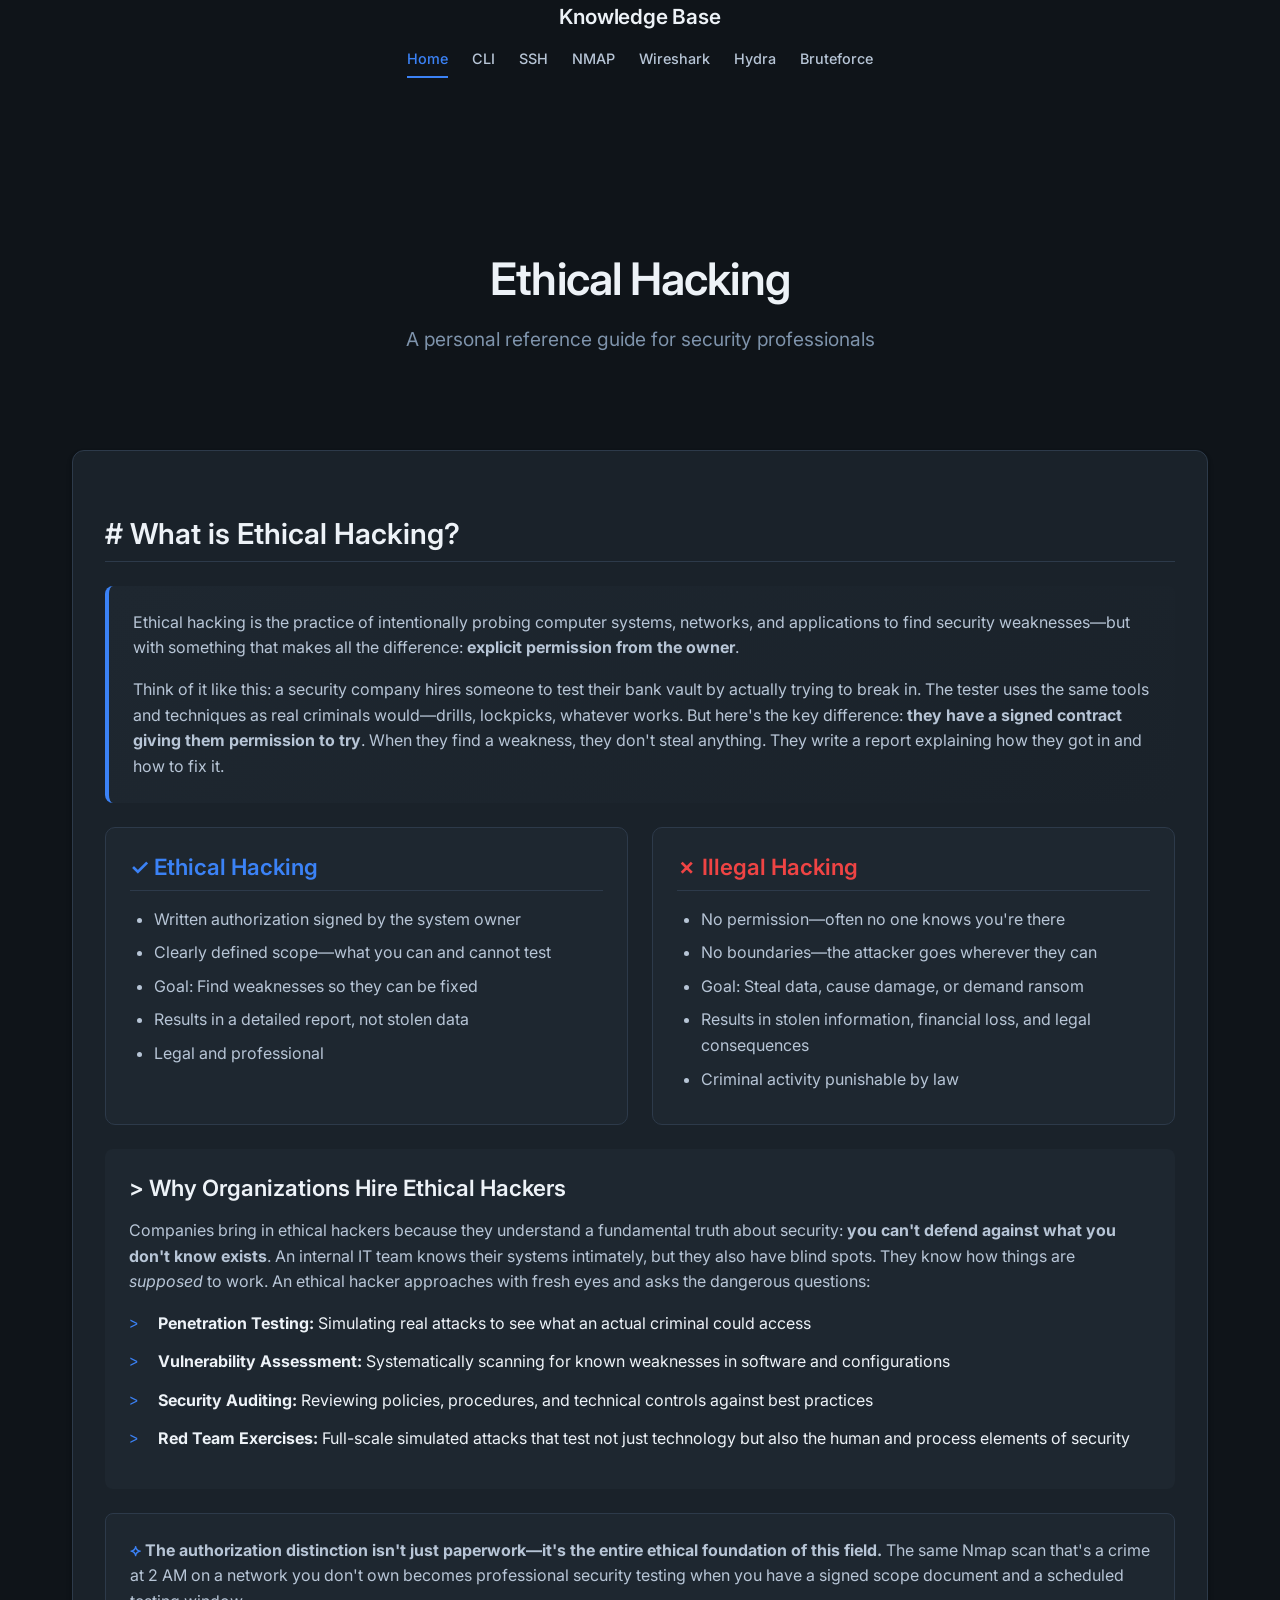
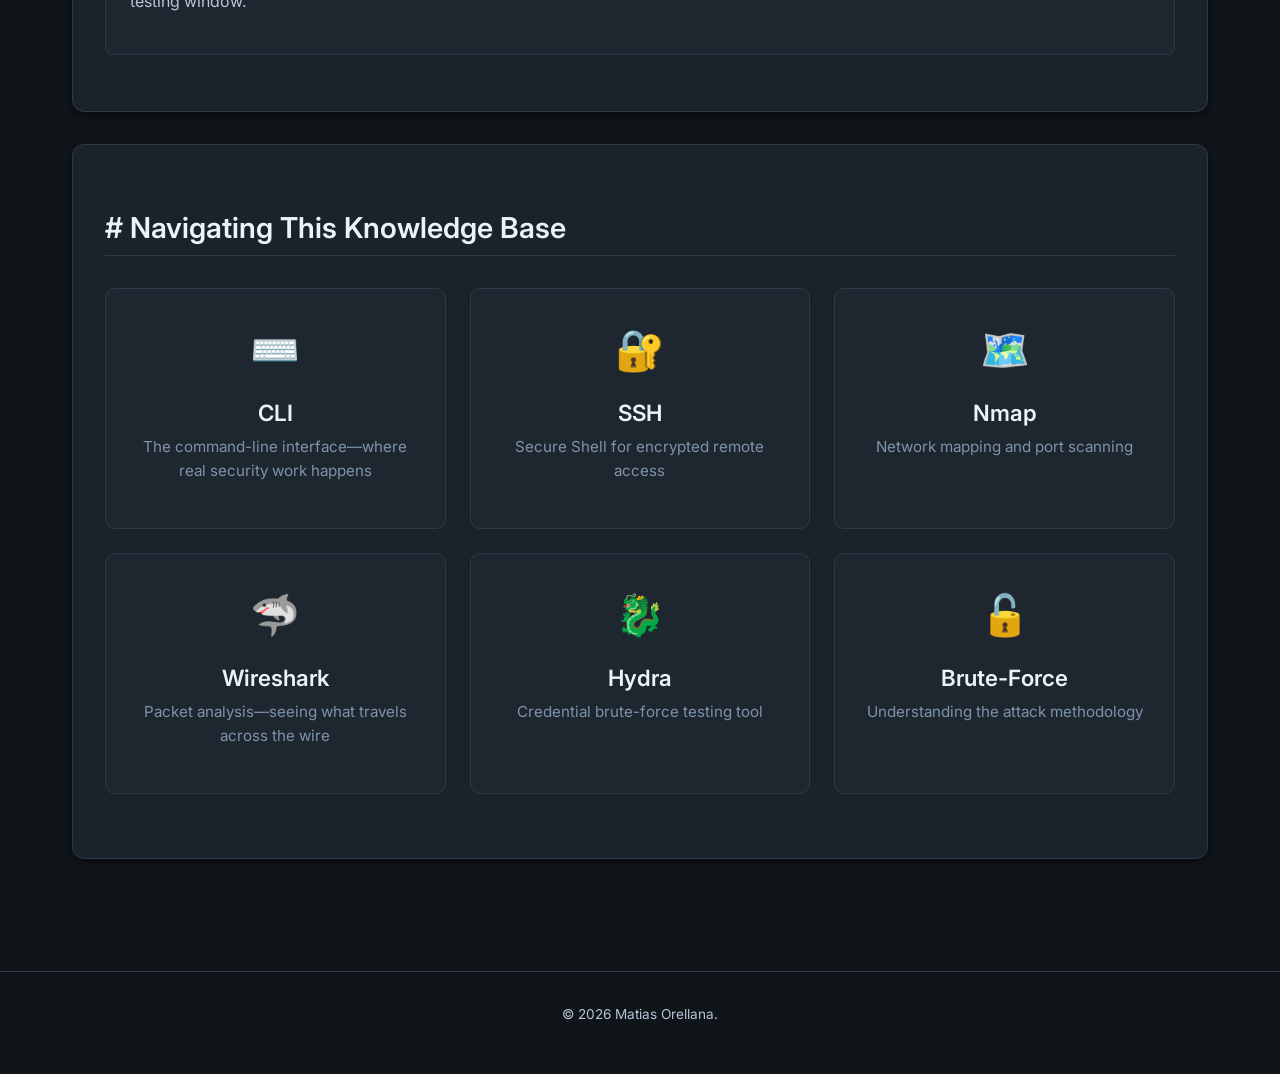
<file: index.html>
<!DOCTYPE html>
<html lang="en">
<head>
    <meta charset="UTF-8">
    <meta name="viewport" content="width=device-width, initial-scale=1.0">
    <title>Ethical Hacking</title>
    <link rel="stylesheet" href="style.css">
    <link rel="preconnect" href="https://fonts.googleapis.com">
    <link rel="preconnect" href="https://fonts.gstatic.com" crossorigin>
    <link href="https://fonts.googleapis.com/css2?family=JetBrains+Mono:wght@400;700&family=Inter:wght@400;500;600&display=swap" rel="stylesheet">
</head>
<body>
    <div class="terminal-overlay"></div>
    
    <header>
        <div class="nav-brand">
              Knowledge Base
        </div>
            <ul class="nav-menu">
                <li><a href="index.html" class="nav-link active">Home</a></li>
                <li><a href="cli.html" class="nav-link">CLI</a></li>
                <li><a href="ssh.html" class="nav-link">SSH</a></li>
                <li><a href="nmap.html" class="nav-link">NMAP</a></li>
                <li><a href="wireshark.html" class="nav-link">Wireshark</a></li>
                <li><a href="hydra.html" class="nav-link">Hydra</a></li>
                <li><a href="bruteforce.html" class="nav-link">Bruteforce</a></li>
            </ul>
        </nav>
    </header>

    <main class="container">
        <section class="hero">
            <div class="typewriter-container">
                <h1 class="typewriter" id="typewriterText"></h1>
                <span class="cursor">█</span>
            </div>
            <p class="hero-subtitle">A personal reference guide for security professionals</p>
        </section>

        <section class="content-card">
            <h2><span class="section-marker">#</span> What is Ethical Hacking?</h2>
            
            <div class="definition-box">
                <p>Ethical hacking is the practice of intentionally probing computer systems, networks, and applications to find security weaknesses—but with something that makes all the difference: <strong>explicit permission from the owner</strong>.</p>
                
                <p>Think of it like this: a security company hires someone to test their bank vault by actually trying to break in. The tester uses the same tools and techniques as real criminals would—drills, lockpicks, whatever works. But here's the key difference: <strong>they have a signed contract giving them permission to try</strong>. When they find a weakness, they don't steal anything. They write a report explaining how they got in and how to fix it.</p>
            </div>

            <div class="comparison-grid">
                <div class="comparison-card ethical">
                    <h3>✓ Ethical Hacking</h3>
                    <ul>
                        <li>Written authorization signed by the system owner</li>
                        <li>Clearly defined scope—what you can and cannot test</li>
                        <li>Goal: Find weaknesses so they can be fixed</li>
                        <li>Results in a detailed report, not stolen data</li>
                        <li>Legal and professional</li>
                    </ul>
                </div>
                
                <div class="comparison-card illegal">
                    <h3>✗ Illegal Hacking</h3>
                    <ul>
                        <li>No permission—often no one knows you're there</li>
                        <li>No boundaries—the attacker goes wherever they can</li>
                        <li>Goal: Steal data, cause damage, or demand ransom</li>
                        <li>Results in stolen information, financial loss, and legal consequences</li>
                        <li>Criminal activity punishable by law</li>
                    </ul>
                </div>
            </div>

            <div class="info-block">
                <h3><span class="section-marker">></span> Why Organizations Hire Ethical Hackers</h3>
                <p>Companies bring in ethical hackers because they understand a fundamental truth about security: <strong>you can't defend against what you don't know exists</strong>. An internal IT team knows their systems intimately, but they also have blind spots. They know how things are <em>supposed</em> to work. An ethical hacker approaches with fresh eyes and asks the dangerous questions:</p>
                
                <ul class="feature-list">
                    <li><strong>Penetration Testing:</strong> Simulating real attacks to see what an actual criminal could access</li>
                    <li><strong>Vulnerability Assessment:</strong> Systematically scanning for known weaknesses in software and configurations</li>
                    <li><strong>Security Auditing:</strong> Reviewing policies, procedures, and technical controls against best practices</li>
                    <li><strong>Red Team Exercises:</strong> Full-scale simulated attacks that test not just technology but also the human and process elements of security</li>
                </ul>
            </div>

            <div class="highlight-box">
                <p><span class="accent">⟡</span> <strong>The authorization distinction isn't just paperwork—it's the entire ethical foundation of this field.</strong> The same Nmap scan that's a crime at 2 AM on a network you don't own becomes professional security testing when you have a signed scope document and a scheduled testing window.</p>
            </div>
        </section>

        <section class="content-card">
            <h2><span class="section-marker">#</span> Navigating This Knowledge Base</h2>
            
            <div class="nav-grid">
                <a href="cli.html" class="nav-card">
                    <span class="nav-card-icon">⌨️</span>
                    <h3>CLI</h3>
                    <p>The command-line interface—where real security work happens</p>
                </a>
                <a href="ssh.html" class="nav-card">
                    <span class="nav-card-icon">🔐</span>
                    <h3>SSH</h3>
                    <p>Secure Shell for encrypted remote access</p>
                </a>
                <a href="nmap.html" class="nav-card">
                    <span class="nav-card-icon">🗺️</span>
                    <h3>Nmap</h3>
                    <p>Network mapping and port scanning</p>
                </a>
                <a href="wireshark.html" class="nav-card">
                    <span class="nav-card-icon">🦈</span>
                    <h3>Wireshark</h3>
                    <p>Packet analysis—seeing what travels across the wire</p>
                </a>
                <a href="hydra.html" class="nav-card">
                    <span class="nav-card-icon">🐉</span>
                    <h3>Hydra</h3>
                    <p>Credential brute-force testing tool</p>
                </a>
                <a href="bruteforce.html" class="nav-card">
                    <span class="nav-card-icon">🔓</span>
                    <h3>Brute-Force</h3>
                    <p>Understanding the attack methodology</p>
                </a>
            </div>
        </section>
    </main>

<footer>
    <p>© 2026 Matias Orellana.</p>
</footer>

    <script src="script.js"></script>
</body>
</html>
</file>
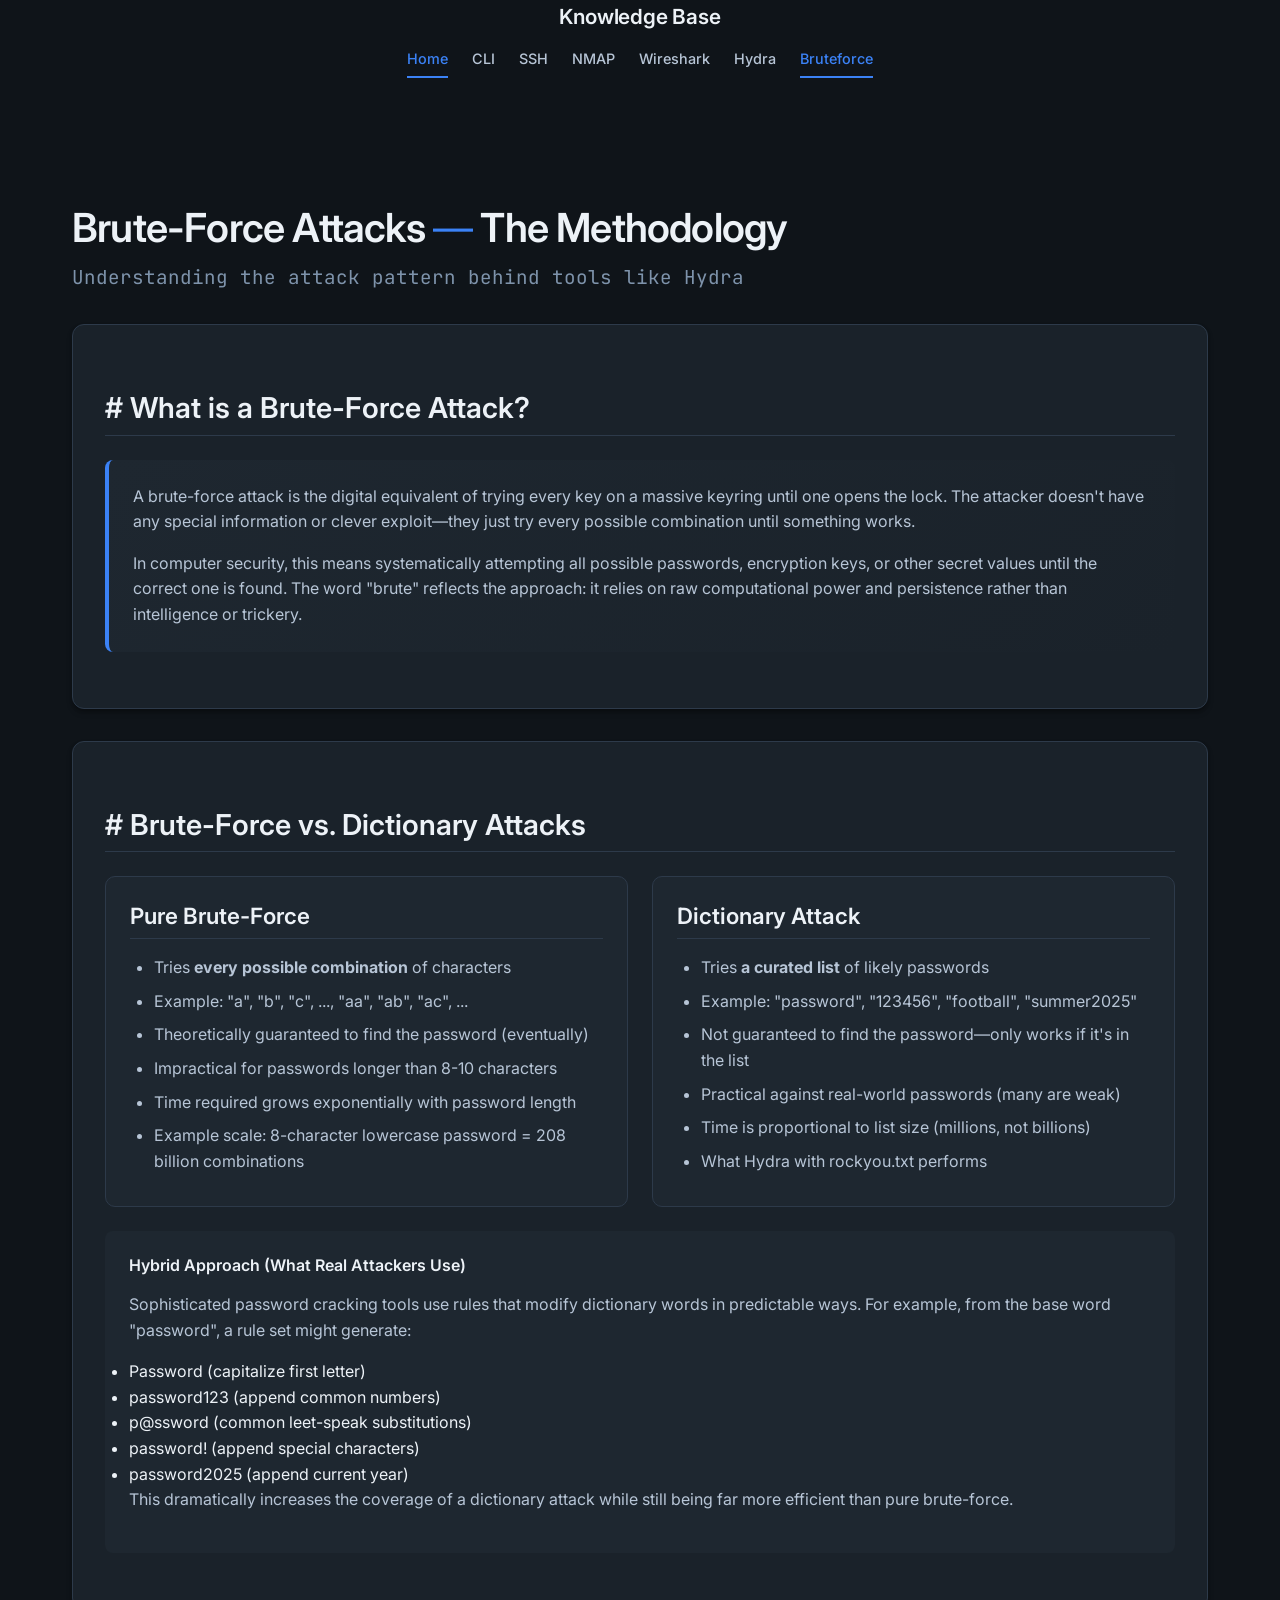
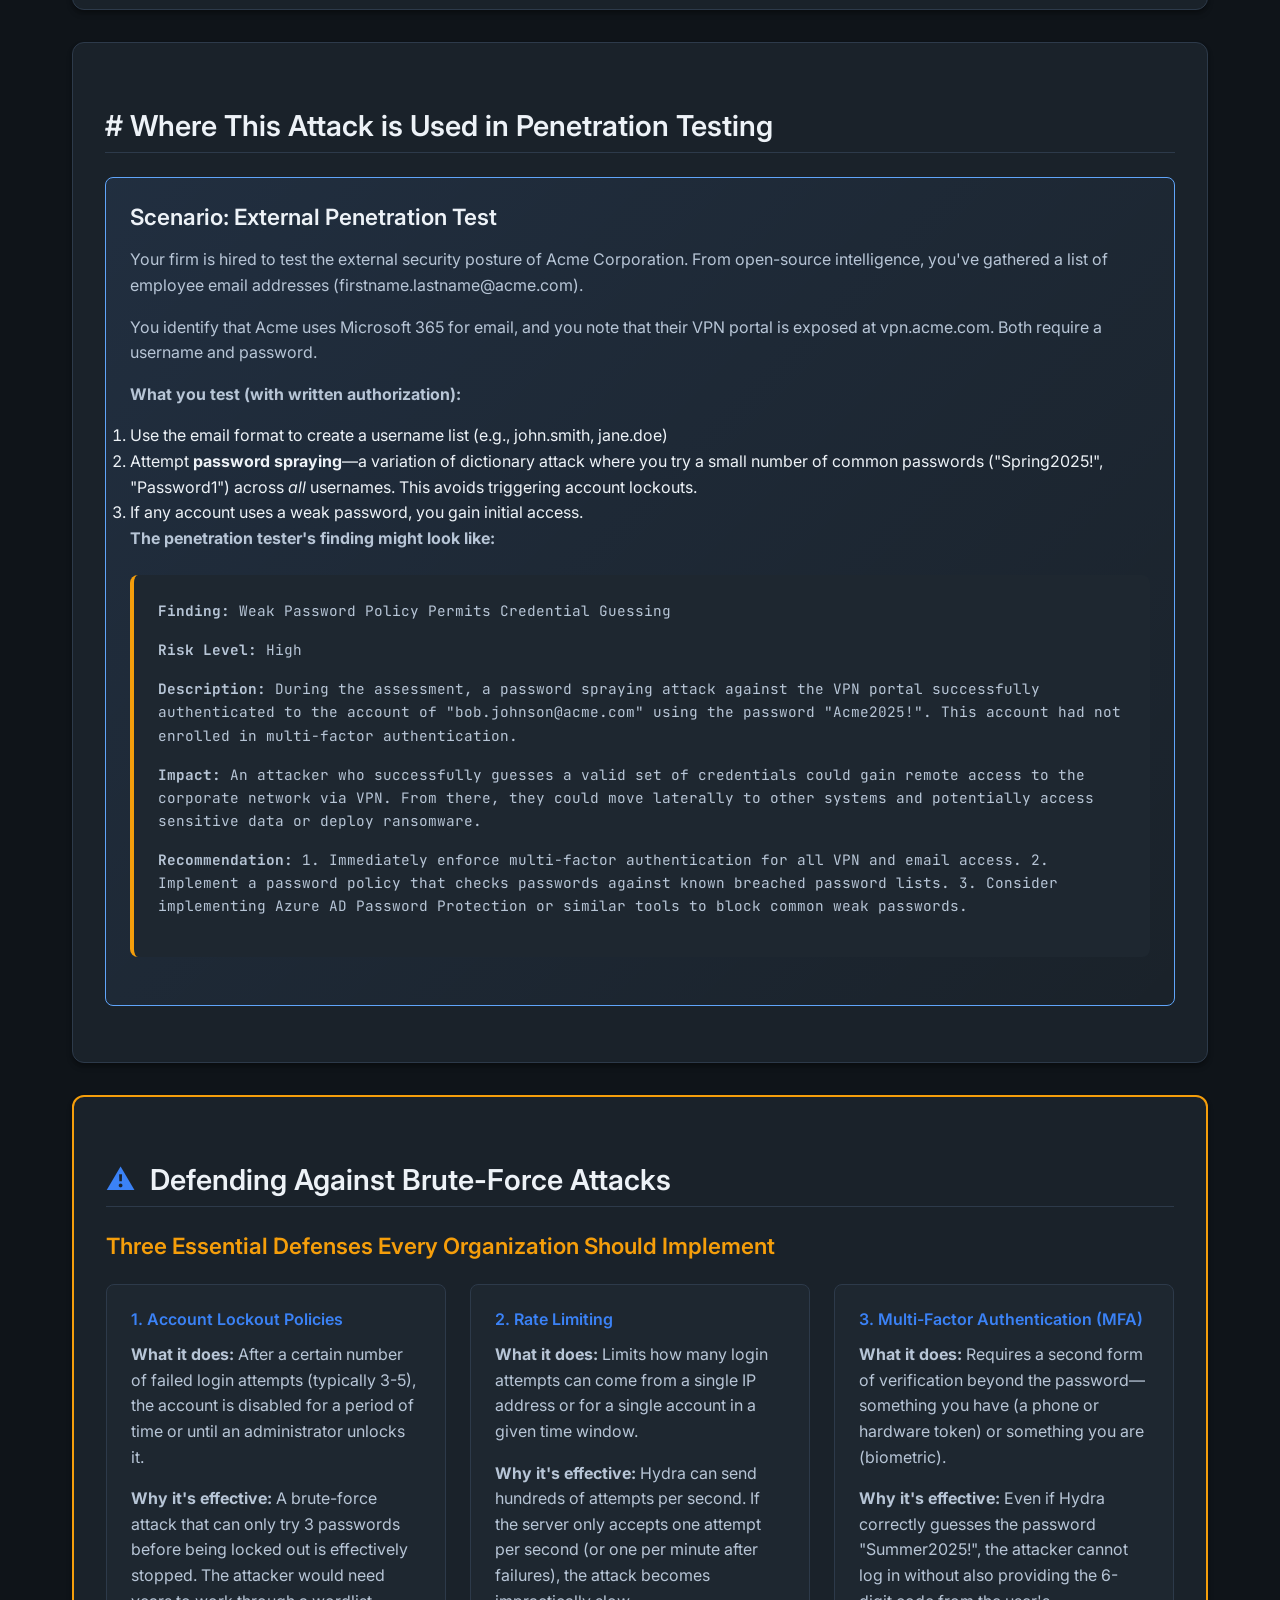
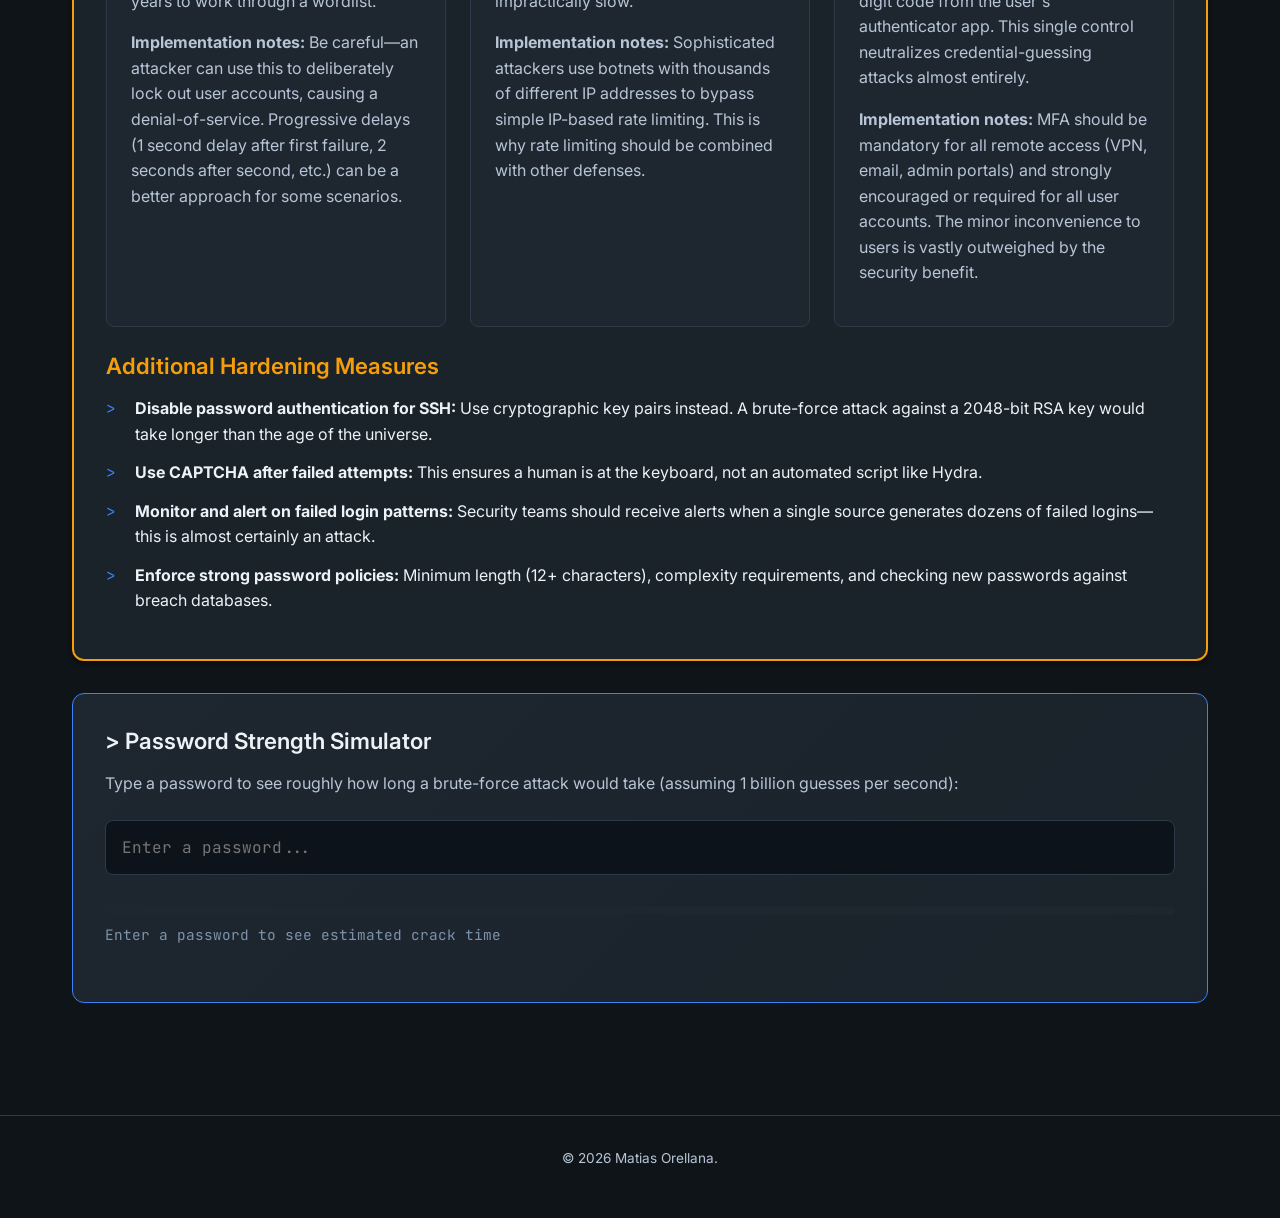
<file: bruteforce.html>
<!DOCTYPE html>
<html lang="en">
<head>
    <meta charset="UTF-8">
    <meta name="viewport" content="width=device-width, initial-scale=1.0">
    <title>Brute-Force Attacks - Ethical Hacking KB</title>
    <link rel="stylesheet" href="style.css">
    <link href="https://fonts.googleapis.com/css2?family=JetBrains+Mono:wght@400;700&family=Inter:wght@400;500;600&display=swap" rel="stylesheet">
</head>
<body>
    <div class="terminal-overlay"></div>
    
    <header>
        <div class="nav-brand">
              Knowledge Base
        </div>
            <ul class="nav-menu">
                <li><a href="index.html" class="nav-link active">Home</a></li>
                <li><a href="cli.html" class="nav-link">CLI</a></li>
                <li><a href="ssh.html" class="nav-link">SSH</a></li>
                <li><a href="nmap.html" class="nav-link">NMAP</a></li>
                <li><a href="wireshark.html" class="nav-link">Wireshark</a></li>
                <li><a href="hydra.html" class="nav-link">Hydra</a></li>
                <li><a href="bruteforce.html" class="nav-link">Bruteforce</a></li>
            </ul>
        </nav>
    </header>

    <main class="container">
        <div class="page-header">
           <h1>Brute-Force Attacks <span class="header-dash">—</span> The Methodology</h1>
            <p class="page-description">Understanding the attack pattern behind tools like Hydra</p>
        </div>

        <section class="content-card">
            <h2><span class="section-marker">#</span> What is a Brute-Force Attack?</h2>
            
            <div class="definition-box">
                <p>A brute-force attack is the digital equivalent of trying every key on a massive keyring until one opens the lock. The attacker doesn't have any special information or clever exploit—they just try every possible combination until something works.</p>
                
                <p>In computer security, this means systematically attempting all possible passwords, encryption keys, or other secret values until the correct one is found. The word "brute" reflects the approach: it relies on raw computational power and persistence rather than intelligence or trickery.</p>
            </div>
        </section>

        <section class="content-card">
            <h2><span class="section-marker">#</span> Brute-Force vs. Dictionary Attacks</h2>
            
            <div class="comparison-grid">
                <div class="comparison-card">
                    <h3>Pure Brute-Force</h3>
                    <ul>
                        <li>Tries <strong>every possible combination</strong> of characters</li>
                        <li>Example: "a", "b", "c", ..., "aa", "ab", "ac", ...</li>
                        <li>Theoretically guaranteed to find the password (eventually)</li>
                        <li>Impractical for passwords longer than 8-10 characters</li>
                        <li>Time required grows exponentially with password length</li>
                        <li>Example scale: 8-character lowercase password = 208 billion combinations</li>
                    </ul>
                </div>
                
                <div class="comparison-card">
                    <h3>Dictionary Attack</h3>
                    <ul>
                        <li>Tries <strong>a curated list</strong> of likely passwords</li>
                        <li>Example: "password", "123456", "football", "summer2025"</li>
                        <li>Not guaranteed to find the password—only works if it's in the list</li>
                        <li>Practical against real-world passwords (many are weak)</li>
                        <li>Time is proportional to list size (millions, not billions)</li>
                        <li>What Hydra with rockyou.txt performs</li>
                    </ul>
                </div>
            </div>
            
            <div class="info-block">
                <h4>Hybrid Approach (What Real Attackers Use)</h4>
                <p>Sophisticated password cracking tools use rules that modify dictionary words in predictable ways. For example, from the base word "password", a rule set might generate:</p>
                <ul>
                    <li>Password (capitalize first letter)</li>
                    <li>password123 (append common numbers)</li>
                    <li>p@ssword (common leet-speak substitutions)</li>
                    <li>password! (append special characters)</li>
                    <li>password2025 (append current year)</li>
                </ul>
                <p>This dramatically increases the coverage of a dictionary attack while still being far more efficient than pure brute-force.</p>
            </div>
        </section>

        <section class="content-card">
            <h2><span class="section-marker">#</span> Where This Attack is Used in Penetration Testing</h2>
            
            <div class="scenario-box">
                <h3>Scenario: External Penetration Test</h3>
                <p>Your firm is hired to test the external security posture of Acme Corporation. From open-source intelligence, you've gathered a list of employee email addresses (firstname.lastname@acme.com).</p>
                
                <p>You identify that Acme uses Microsoft 365 for email, and you note that their VPN portal is exposed at vpn.acme.com. Both require a username and password.</p>
                
                <p><strong>What you test (with written authorization):</strong></p>
                <ol>
                    <li>Use the email format to create a username list (e.g., john.smith, jane.doe)</li>
                    <li>Attempt <strong>password spraying</strong>—a variation of dictionary attack where you try a small number of common passwords ("Spring2025!", "Password1") across <em>all</em> usernames. This avoids triggering account lockouts.</li>
                    <li>If any account uses a weak password, you gain initial access.</li>
                </ol>
                
                <p><strong>The penetration tester's finding might look like:</strong></p>
                <div class="finding-report">
                    <p><strong>Finding:</strong> Weak Password Policy Permits Credential Guessing</p>
                    <p><strong>Risk Level:</strong> High</p>
                    <p><strong>Description:</strong> During the assessment, a password spraying attack against the VPN portal successfully authenticated to the account of "bob.johnson@acme.com" using the password "Acme2025!". This account had not enrolled in multi-factor authentication.</p>
                    <p><strong>Impact:</strong> An attacker who successfully guesses a valid set of credentials could gain remote access to the corporate network via VPN. From there, they could move laterally to other systems and potentially access sensitive data or deploy ransomware.</p>
                    <p><strong>Recommendation:</strong> 1. Immediately enforce multi-factor authentication for all VPN and email access. 2. Implement a password policy that checks passwords against known breached password lists. 3. Consider implementing Azure AD Password Protection or similar tools to block common weak passwords.</p>
                </div>
            </div>
        </section>

        <section class="content-card ethics-section">
            <h2><span class="section-marker warning">⚠</span> Defending Against Brute-Force Attacks</h2>
            
            <div class="ethics-content">
                <h3>Three Essential Defenses Every Organization Should Implement</h3>
                
                <div class="defense-grid">
                    <div class="defense-card">
                        <h4>1. Account Lockout Policies</h4>
                        <p><strong>What it does:</strong> After a certain number of failed login attempts (typically 3-5), the account is disabled for a period of time or until an administrator unlocks it.</p>
                        <p><strong>Why it's effective:</strong> A brute-force attack that can only try 3 passwords before being locked out is effectively stopped. The attacker would need years to work through a wordlist.</p>
                        <p><strong>Implementation notes:</strong> Be careful—an attacker can use this to deliberately lock out user accounts, causing a denial-of-service. Progressive delays (1 second delay after first failure, 2 seconds after second, etc.) can be a better approach for some scenarios.</p>
                    </div>
                    
                    <div class="defense-card">
                        <h4>2. Rate Limiting</h4>
                        <p><strong>What it does:</strong> Limits how many login attempts can come from a single IP address or for a single account in a given time window.</p>
                        <p><strong>Why it's effective:</strong> Hydra can send hundreds of attempts per second. If the server only accepts one attempt per second (or one per minute after failures), the attack becomes impractically slow.</p>
                        <p><strong>Implementation notes:</strong> Sophisticated attackers use botnets with thousands of different IP addresses to bypass simple IP-based rate limiting. This is why rate limiting should be combined with other defenses.</p>
                    </div>
                    
                    <div class="defense-card">
                        <h4>3. Multi-Factor Authentication (MFA)</h4>
                        <p><strong>What it does:</strong> Requires a second form of verification beyond the password—something you have (a phone or hardware token) or something you are (biometric).</p>
                        <p><strong>Why it's effective:</strong> Even if Hydra correctly guesses the password "Summer2025!", the attacker cannot log in without also providing the 6-digit code from the user's authenticator app. This single control neutralizes credential-guessing attacks almost entirely.</p>
                        <p><strong>Implementation notes:</strong> MFA should be mandatory for all remote access (VPN, email, admin portals) and strongly encouraged or required for all user accounts. The minor inconvenience to users is vastly outweighed by the security benefit.</p>
                    </div>
                </div>
                
                <h3>Additional Hardening Measures</h3>
                <ul class="feature-list">
                    <li><strong>Disable password authentication for SSH:</strong> Use cryptographic key pairs instead. A brute-force attack against a 2048-bit RSA key would take longer than the age of the universe.</li>
                    <li><strong>Use CAPTCHA after failed attempts:</strong> This ensures a human is at the keyboard, not an automated script like Hydra.</li>
                    <li><strong>Monitor and alert on failed login patterns:</strong> Security teams should receive alerts when a single source generates dozens of failed logins—this is almost certainly an attack.</li>
                    <li><strong>Enforce strong password policies:</strong> Minimum length (12+ characters), complexity requirements, and checking new passwords against breach databases.</li>
                </ul>
            </div>
        </section>

        <div class="interactive-section">
            <h3><span class="section-marker">></span> Password Strength Simulator</h3>
            <p>Type a password to see roughly how long a brute-force attack would take (assuming 1 billion guesses per second):</p>
            
            <div class="password-simulator">
                <input type="text" id="passwordInput" placeholder="Enter a password..." class="password-input">
                <div id="strengthResult" class="strength-result">
                    <div class="strength-bar">
                        <div id="strengthFill" class="strength-fill"></div>
                    </div>
                    <p id="strengthText">Enter a password to see estimated crack time</p>
                </div>
            </div>
        </div>
    </main>

   <footer>
    <p>© 2026 Matias Orellana.</p>
</footer>

    <script src="script.js"></script>
</body>
</html>
</file>
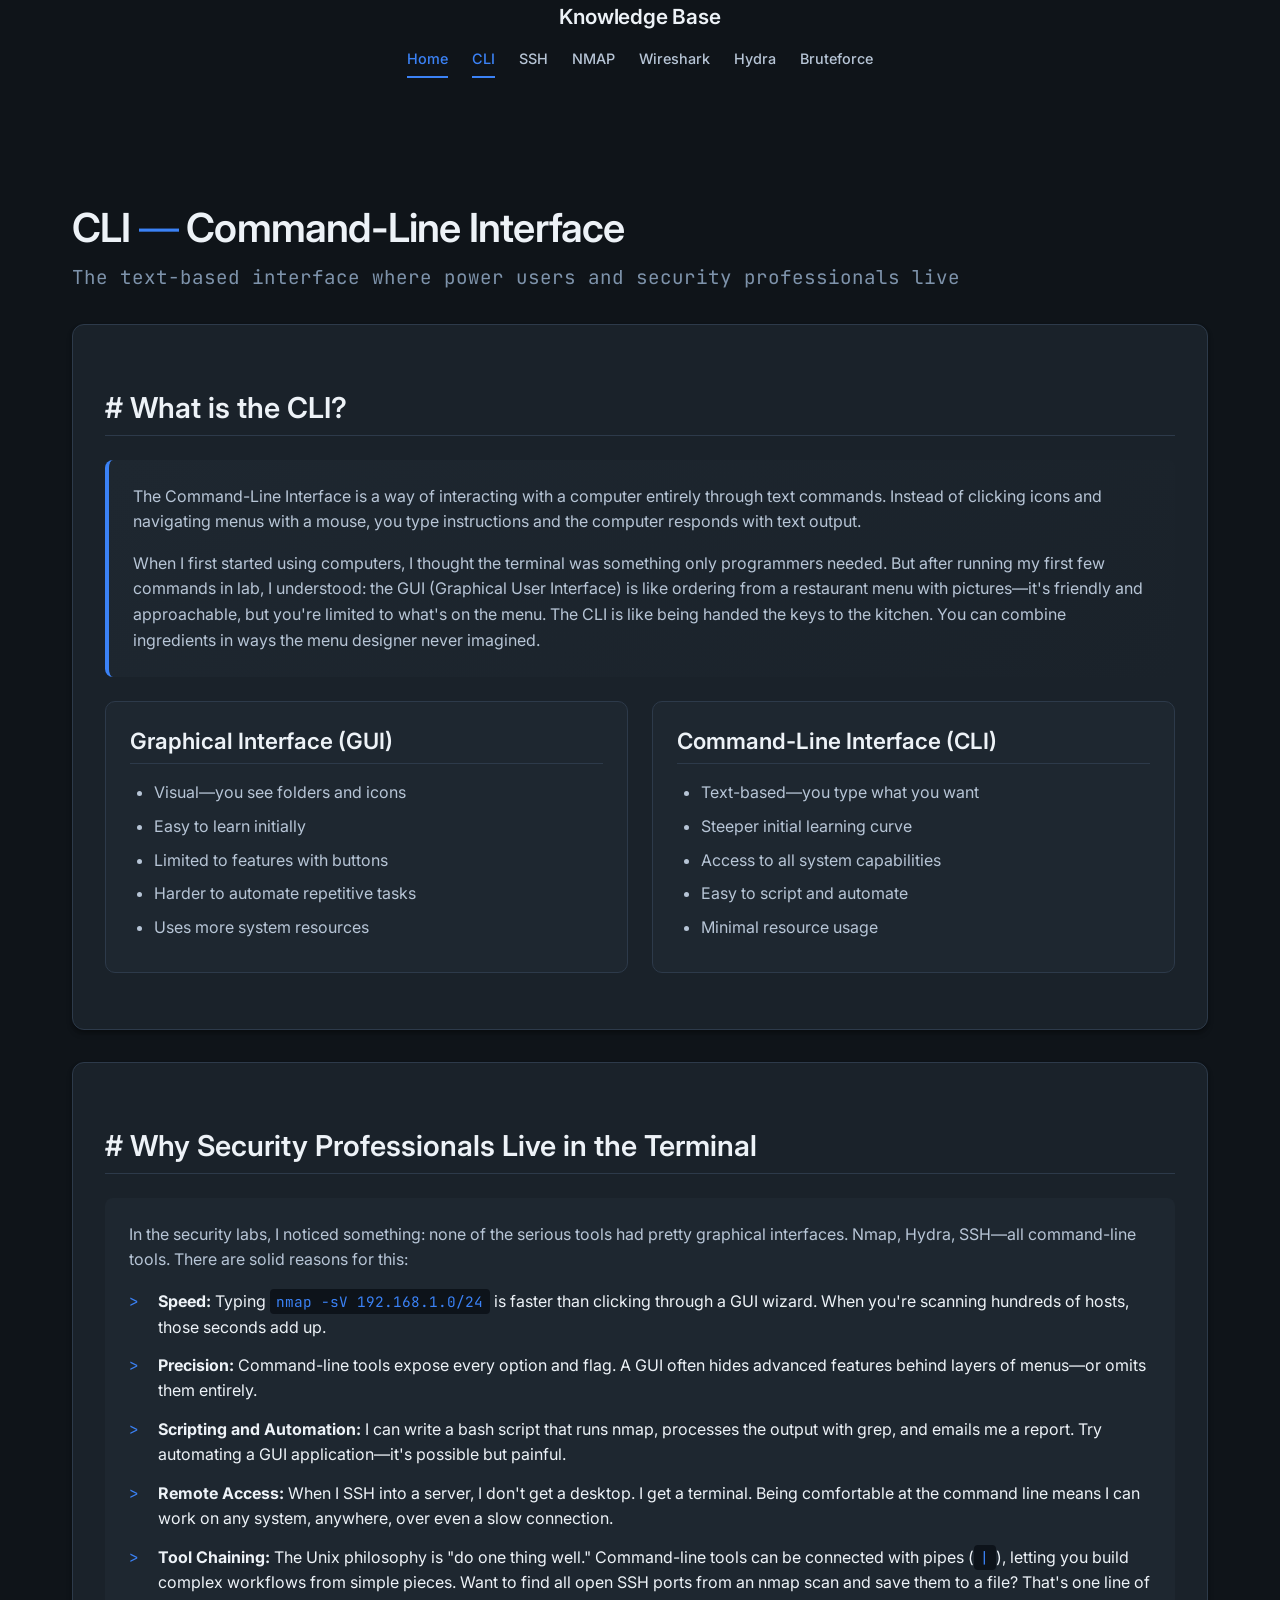
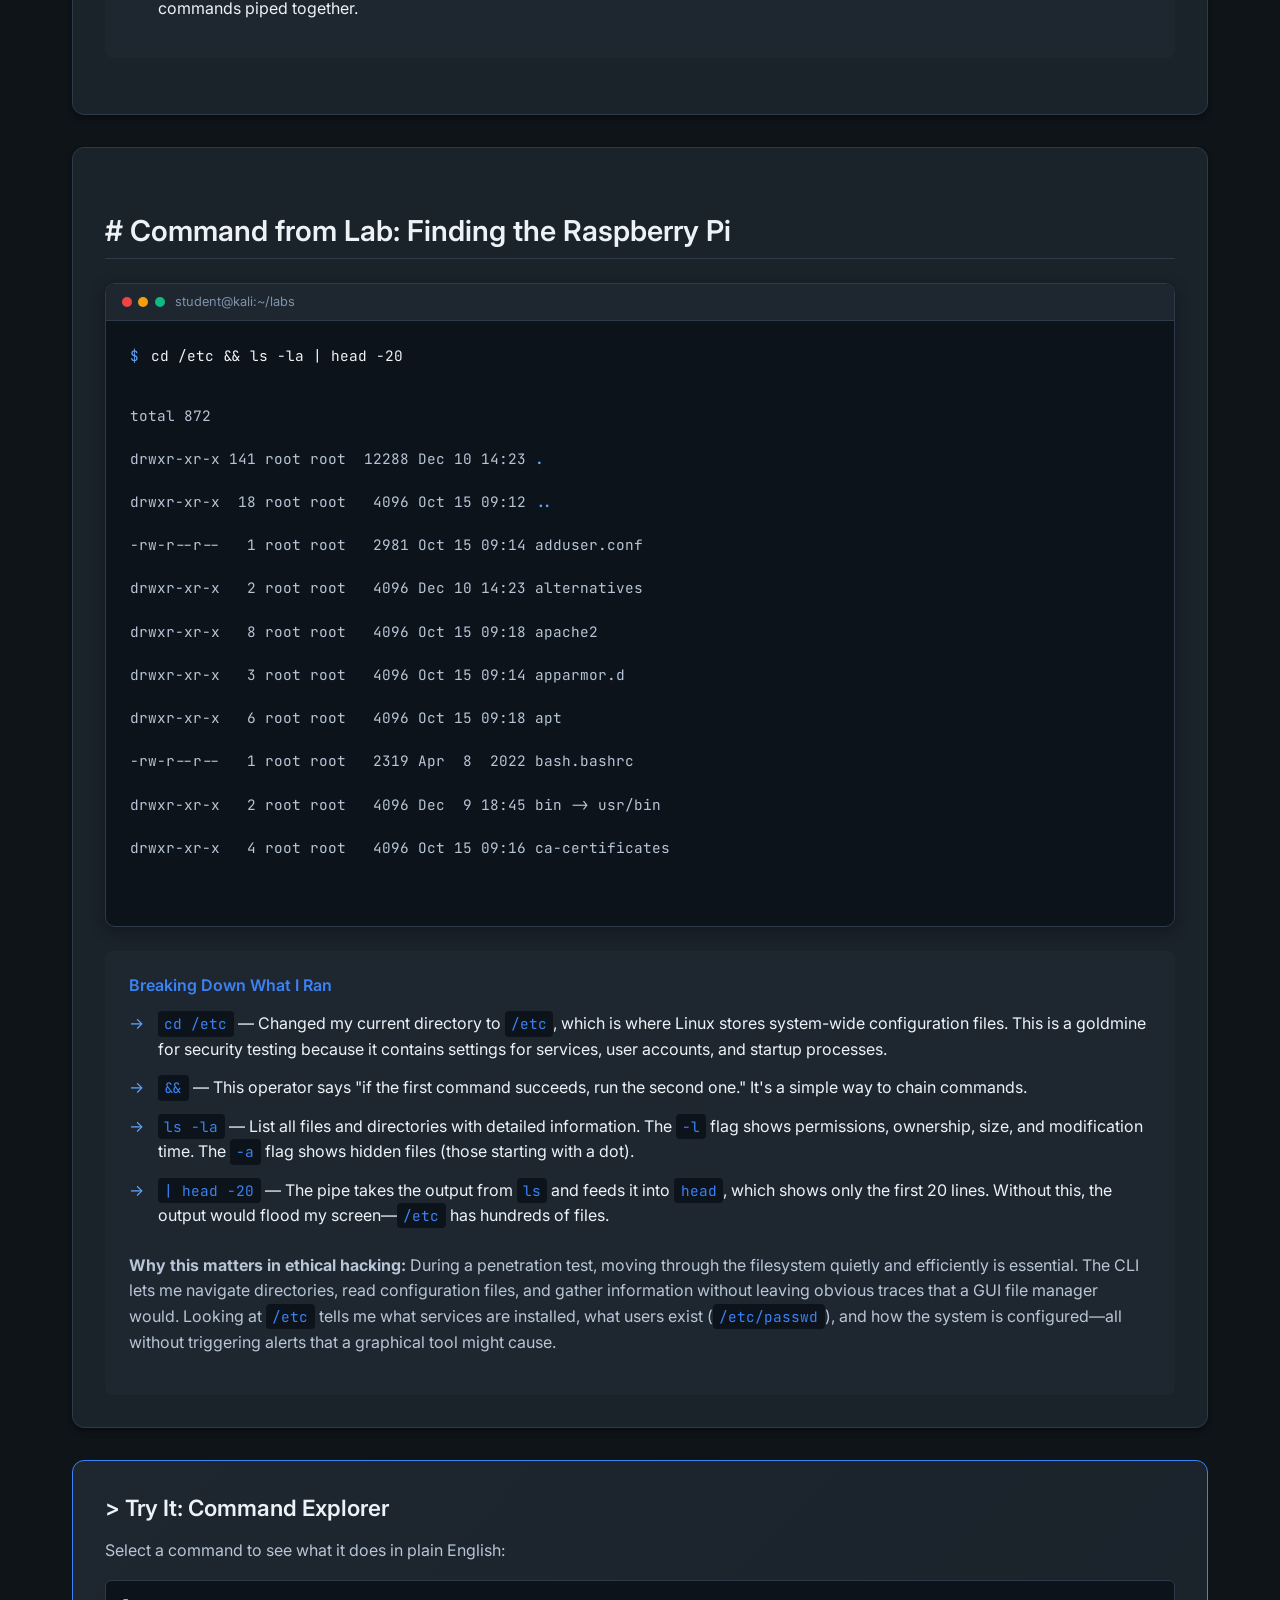
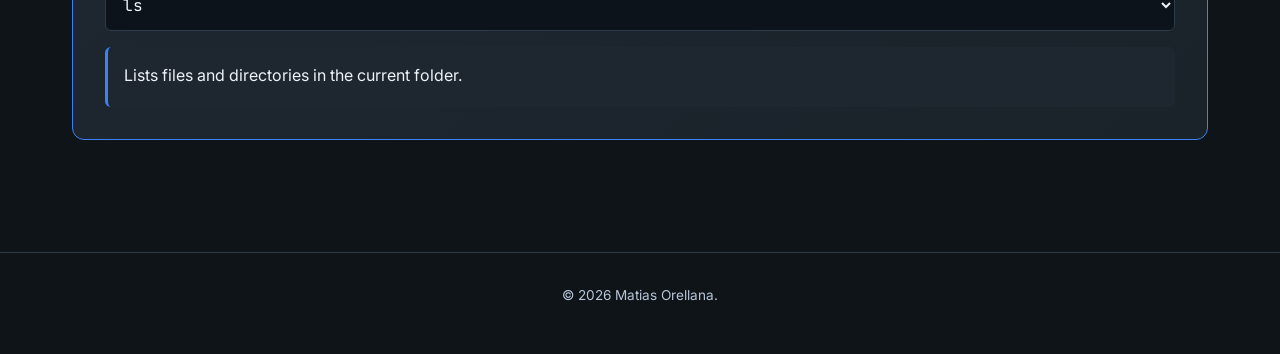
<file: cli.html>
<!DOCTYPE html>
<html lang="en">
<head>
    <meta charset="UTF-8">
    <meta name="viewport" content="width=device-width, initial-scale=1.0">
    <title>CLI - Ethical Hacking KB</title>
    <link rel="stylesheet" href="style.css">
    <link href="https://fonts.googleapis.com/css2?family=JetBrains+Mono:wght@400;700&family=Inter:wght@400;500;600&display=swap" rel="stylesheet">
</head>
<body>
    <div class="terminal-overlay"></div>
    
    <header>
        <div class="nav-brand">
              Knowledge Base
        </div>
            <ul class="nav-menu">
                <li><a href="index.html" class="nav-link active">Home</a></li>
                <li><a href="cli.html" class="nav-link">CLI</a></li>
                <li><a href="ssh.html" class="nav-link">SSH</a></li>
                <li><a href="nmap.html" class="nav-link">NMAP</a></li>
                <li><a href="wireshark.html" class="nav-link">Wireshark</a></li>
                <li><a href="hydra.html" class="nav-link">Hydra</a></li>
                <li><a href="bruteforce.html" class="nav-link">Bruteforce</a></li>
            </ul>
        </nav>
    </header>

    <main class="container">
        <div class="page-header">
            <h1>CLI <span class="header-dash">—</span> Command-Line Interface</h1>
            <p class="page-description">The text-based interface where power users and security professionals live</p>
        </div>

        <section class="content-card">
            <h2><span class="section-marker">#</span> What is the CLI?</h2>
            
            <div class="definition-box">
                <p>The Command-Line Interface is a way of interacting with a computer entirely through text commands. Instead of clicking icons and navigating menus with a mouse, you type instructions and the computer responds with text output.</p>
                
                <p>When I first started using computers, I thought the terminal was something only programmers needed. But after running my first few commands in lab, I understood: the GUI (Graphical User Interface) is like ordering from a restaurant menu with pictures—it's friendly and approachable, but you're limited to what's on the menu. The CLI is like being handed the keys to the kitchen. You can combine ingredients in ways the menu designer never imagined.</p>
            </div>

            <div class="comparison-grid">
                <div class="comparison-card">
                    <h3>Graphical Interface (GUI)</h3>
                    <ul>
                        <li>Visual—you see folders and icons</li>
                        <li>Easy to learn initially</li>
                        <li>Limited to features with buttons</li>
                        <li>Harder to automate repetitive tasks</li>
                        <li>Uses more system resources</li>
                    </ul>
                </div>
                
                <div class="comparison-card">
                    <h3>Command-Line Interface (CLI)</h3>
                    <ul>
                        <li>Text-based—you type what you want</li>
                        <li>Steeper initial learning curve</li>
                        <li>Access to all system capabilities</li>
                        <li>Easy to script and automate</li>
                        <li>Minimal resource usage</li>
                    </ul>
                </div>
            </div>
        </section>

        <section class="content-card">
            <h2><span class="section-marker">#</span> Why Security Professionals Live in the Terminal</h2>
            
            <div class="info-block">
                <p>In the security labs, I noticed something: none of the serious tools had pretty graphical interfaces. Nmap, Hydra, SSH—all command-line tools. There are solid reasons for this:</p>
                
                <ul class="feature-list">
                    <li><strong>Speed:</strong> Typing <code>nmap -sV 192.168.1.0/24</code> is faster than clicking through a GUI wizard. When you're scanning hundreds of hosts, those seconds add up.</li>
                    <li><strong>Precision:</strong> Command-line tools expose every option and flag. A GUI often hides advanced features behind layers of menus—or omits them entirely.</li>
                    <li><strong>Scripting and Automation:</strong> I can write a bash script that runs nmap, processes the output with grep, and emails me a report. Try automating a GUI application—it's possible but painful.</li>
                    <li><strong>Remote Access:</strong> When I SSH into a server, I don't get a desktop. I get a terminal. Being comfortable at the command line means I can work on any system, anywhere, over even a slow connection.</li>
                    <li><strong>Tool Chaining:</strong> The Unix philosophy is "do one thing well." Command-line tools can be connected with pipes (<code>|</code>), letting you build complex workflows from simple pieces. Want to find all open SSH ports from an nmap scan and save them to a file? That's one line of commands piped together.</li>
                </ul>
            </div>
        </section>

        <section class="content-card">
            <h2><span class="section-marker">#</span> Command from Lab: Finding the Raspberry Pi</h2>
            
            <div class="terminal-window">
                <div class="terminal-header">
                    <span class="terminal-dot red"></span>
                    <span class="terminal-dot yellow"></span>
                    <span class="terminal-dot green"></span>
                    <span class="terminal-title">student@kali:~/labs</span>
                </div>
                <div class="terminal-body">
                    <div class="command-line">
                        <span class="prompt">$</span> 
                        <span class="command-text">cd /etc && ls -la | head -20</span>
                    </div>
                    <div class="command-output">
total 872<br>
drwxr-xr-x 141 root root  12288 Dec 10 14:23 <span class="output-highlight">.</span><br>
drwxr-xr-x  18 root root   4096 Oct 15 09:12 <span class="output-highlight">..</span><br>
-rw-r--r--   1 root root   2981 Oct 15 09:14 adduser.conf<br>
drwxr-xr-x   2 root root   4096 Dec 10 14:23 alternatives<br>
drwxr-xr-x   8 root root   4096 Oct 15 09:18 apache2<br>
drwxr-xr-x   3 root root   4096 Oct 15 09:14 apparmor.d<br>
drwxr-xr-x   6 root root   4096 Oct 15 09:18 apt<br>
-rw-r--r--   1 root root   2319 Apr  8  2022 bash.bashrc<br>
drwxr-xr-x   2 root root   4096 Dec  9 18:45 bin -> usr/bin<br>
drwxr-xr-x   4 root root   4096 Oct 15 09:16 ca-certificates<br>
                    </div>
                </div>
            </div>

            <div class="explanation-box">
                <h4>Breaking Down What I Ran</h4>
                <ul class="command-breakdown">
                    <li><code>cd /etc</code> — Changed my current directory to <code>/etc</code>, which is where Linux stores system-wide configuration files. This is a goldmine for security testing because it contains settings for services, user accounts, and startup processes.</li>
                    <li><code>&&</code> — This operator says "if the first command succeeds, run the second one." It's a simple way to chain commands.</li>
                    <li><code>ls -la</code> — List all files and directories with detailed information. The <code>-l</code> flag shows permissions, ownership, size, and modification time. The <code>-a</code> flag shows hidden files (those starting with a dot).</li>
                    <li><code>| head -20</code> — The pipe takes the output from <code>ls</code> and feeds it into <code>head</code>, which shows only the first 20 lines. Without this, the output would flood my screen—<code>/etc</code> has hundreds of files.</li>
                </ul>
                
                <p><strong>Why this matters in ethical hacking:</strong> During a penetration test, moving through the filesystem quietly and efficiently is essential. The CLI lets me navigate directories, read configuration files, and gather information without leaving obvious traces that a GUI file manager would. Looking at <code>/etc</code> tells me what services are installed, what users exist (<code>/etc/passwd</code>), and how the system is configured—all without triggering alerts that a graphical tool might cause.</p>
            </div>
        </section>

        <div class="interactive-section">
            <h3><span class="section-marker">></span> Try It: Command Explorer</h3>
            <p>Select a command to see what it does in plain English:</p>
            
            <div class="command-builder">
                <select id="commandSelect" class="command-select">
                    <option value="ls">ls</option>
                    <option value="ls -la">ls -la</option>
                    <option value="cd /var/log">cd /var/log</option>
                    <option value="cat /etc/passwd">cat /etc/passwd</option>
                    <option value="grep -r 'password' .">grep -r 'password' .</option>
                    <option value="ps aux">ps aux</option>
                </select>
                <div id="commandExplanation" class="command-explanation">
                    Lists files and directories in the current folder.
                </div>
            </div>
        </div>
    </main>

<footer>
    <p>© 2026 Matias Orellana.</p>
</footer>

    <script src="script.js"></script>
</body>
</html>
</file>
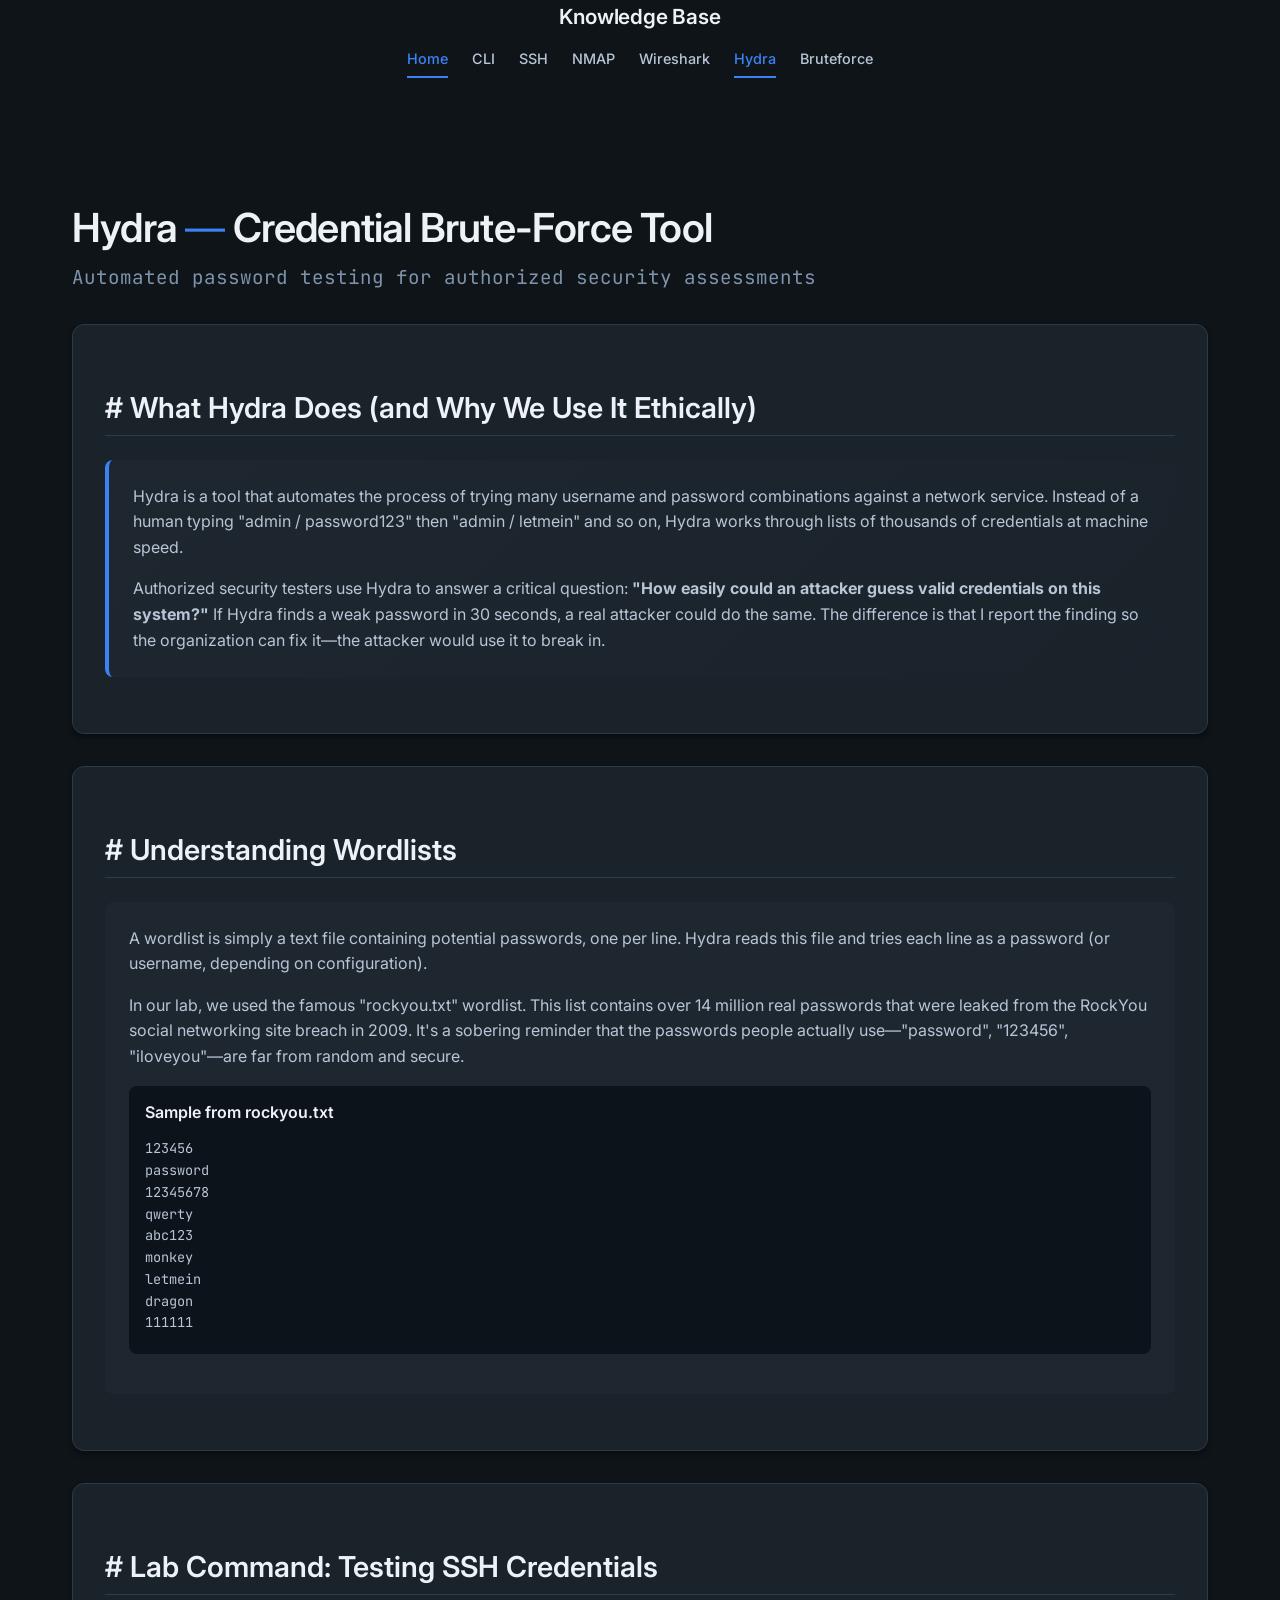
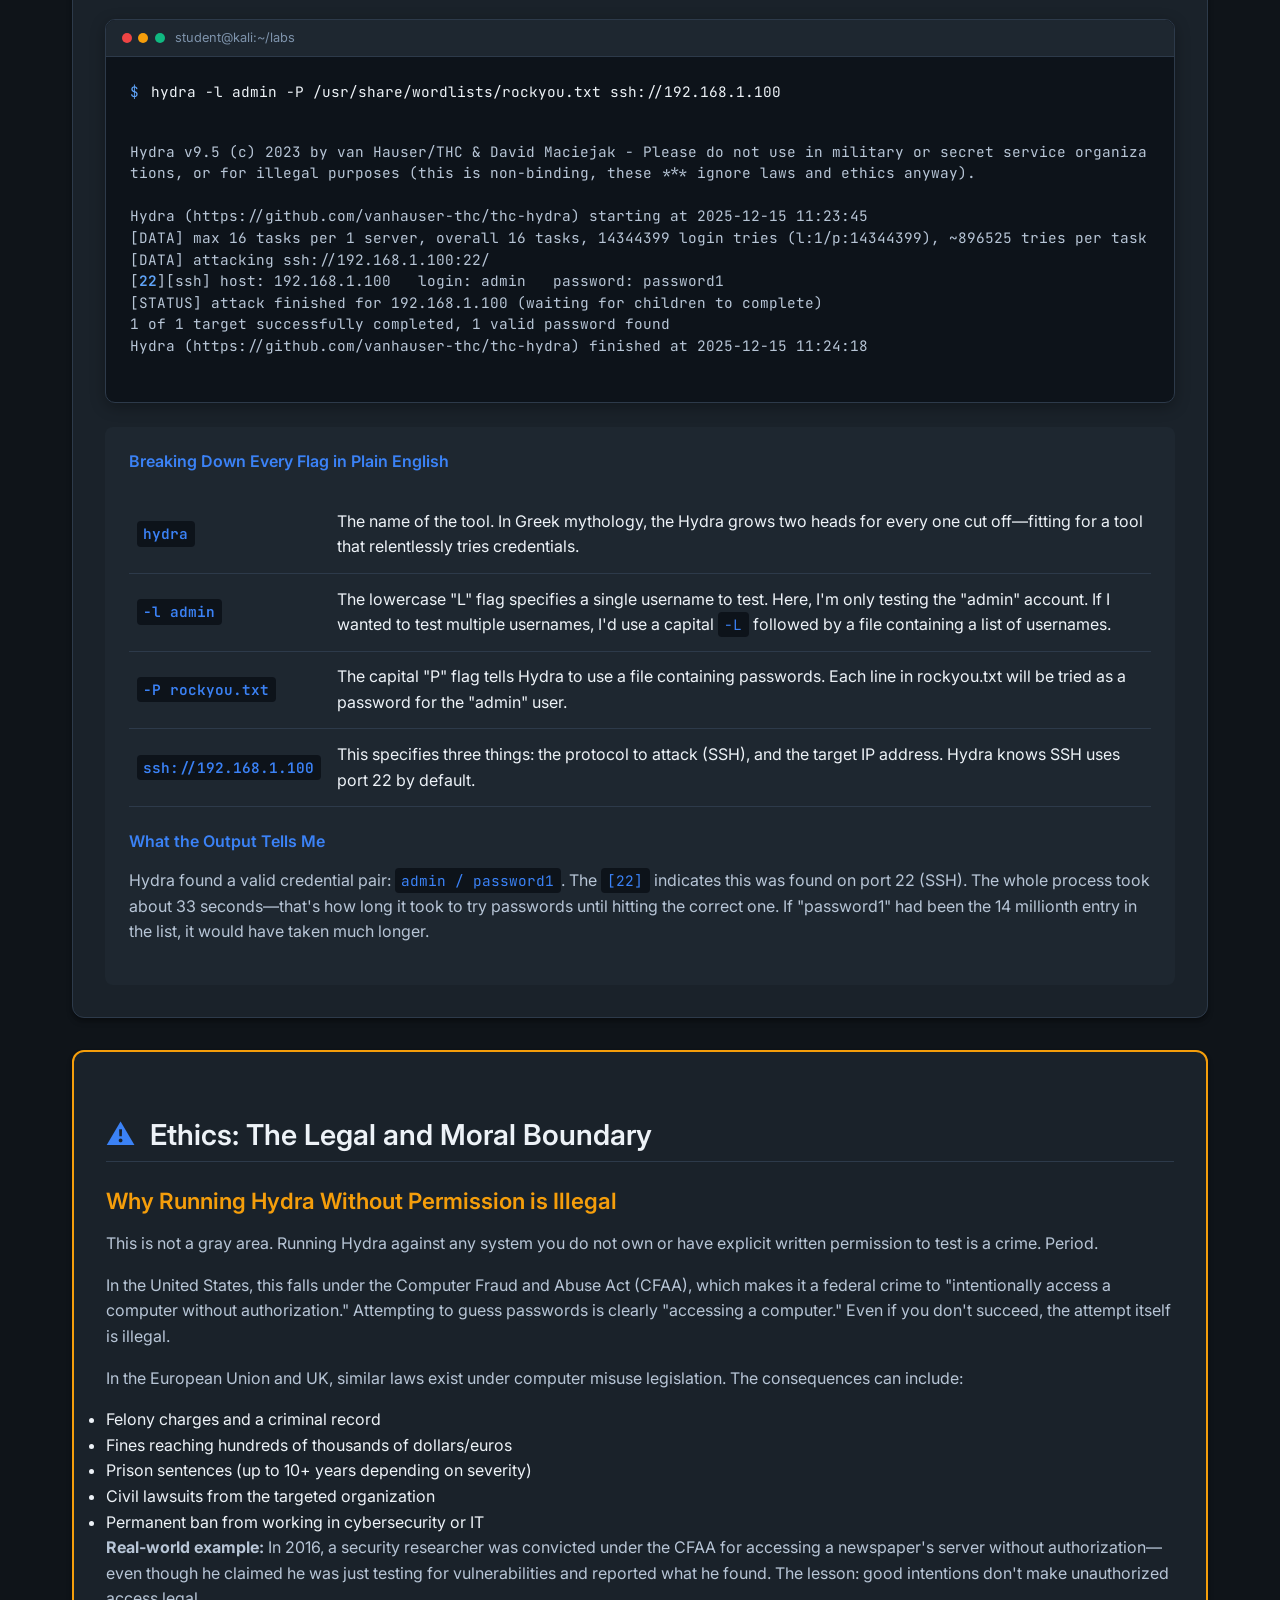
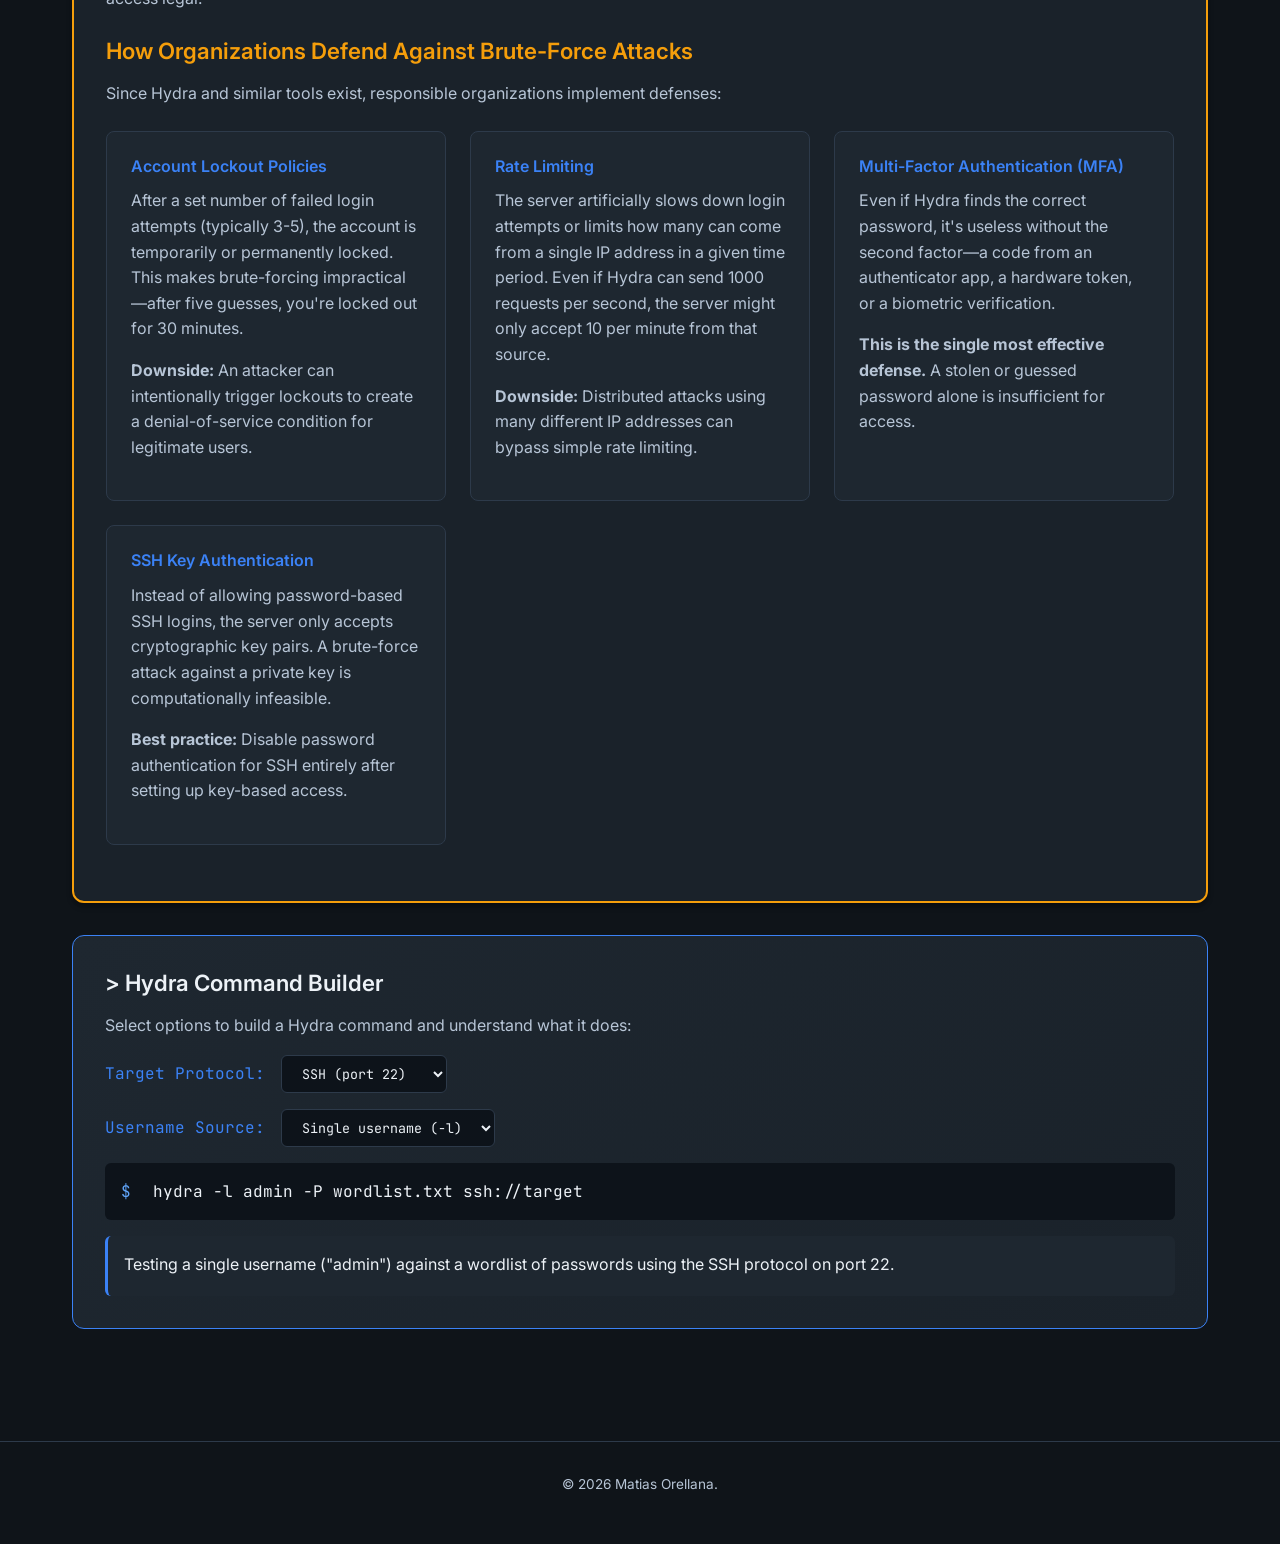
<file: hydra.html>
<!DOCTYPE html>
<html lang="en">
<head>
    <meta charset="UTF-8">
    <meta name="viewport" content="width=device-width, initial-scale=1.0">
    <title>Hydra - Ethical Hacking KB</title>
    <link rel="stylesheet" href="style.css">
    <link href="https://fonts.googleapis.com/css2?family=JetBrains+Mono:wght@400;700&family=Inter:wght@400;500;600&display=swap" rel="stylesheet">
</head>
<body>
    <div class="terminal-overlay"></div>
    
    <header>
        <div class="nav-brand">
              Knowledge Base
        </div>
            <ul class="nav-menu">
                <li><a href="index.html" class="nav-link active">Home</a></li>
                <li><a href="cli.html" class="nav-link">CLI</a></li>
                <li><a href="ssh.html" class="nav-link">SSH</a></li>
                <li><a href="nmap.html" class="nav-link">NMAP</a></li>
                <li><a href="wireshark.html" class="nav-link">Wireshark</a></li>
                <li><a href="hydra.html" class="nav-link">Hydra</a></li>
                <li><a href="bruteforce.html" class="nav-link">Bruteforce</a></li>
            </ul>
        </nav>
    </header>

    <main class="container">
        <div class="page-header">
            <h1>Hydra <span class="header-dash">—</span> Credential Brute-Force Tool</h1>
            <p class="page-description">Automated password testing for authorized security assessments</p>
        </div>

        <section class="content-card">
            <h2><span class="section-marker">#</span> What Hydra Does (and Why We Use It Ethically)</h2>
            
            <div class="definition-box">
                <p>Hydra is a tool that automates the process of trying many username and password combinations against a network service. Instead of a human typing "admin / password123" then "admin / letmein" and so on, Hydra works through lists of thousands of credentials at machine speed.</p>
                
                <p>Authorized security testers use Hydra to answer a critical question: <strong>"How easily could an attacker guess valid credentials on this system?"</strong> If Hydra finds a weak password in 30 seconds, a real attacker could do the same. The difference is that I report the finding so the organization can fix it—the attacker would use it to break in.</p>
            </div>
        </section>

        <section class="content-card">
            <h2><span class="section-marker">#</span> Understanding Wordlists</h2>
            
            <div class="info-block">
                <p>A wordlist is simply a text file containing potential passwords, one per line. Hydra reads this file and tries each line as a password (or username, depending on configuration).</p>
                
                <p>In our lab, we used the famous "rockyou.txt" wordlist. This list contains over 14 million real passwords that were leaked from the RockYou social networking site breach in 2009. It's a sobering reminder that the passwords people actually use—"password", "123456", "iloveyou"—are far from random and secure.</p>
                
                <div class="wordlist-example">
                    <h4>Sample from rockyou.txt</h4>
                    <pre>123456
password
12345678
qwerty
abc123
monkey
letmein
dragon
111111
baseball
iloveyou
trustno1
sunshine
master
welcome
shadow
ashley
football
jesus
michael
ninja
mustang</pre>
                </div>
            </div>
        </section>

        <section class="content-card">
            <h2><span class="section-marker">#</span> Lab Command: Testing SSH Credentials</h2>
            
            <div class="terminal-window">
                <div class="terminal-header">
                    <span class="terminal-dot red"></span>
                    <span class="terminal-dot yellow"></span>
                    <span class="terminal-dot green"></span>
                    <span class="terminal-title">student@kali:~/labs</span>
                </div>
                <div class="terminal-body">
                    <div class="command-line">
                        <span class="prompt">$</span> 
                        <span class="command-text">hydra -l admin -P /usr/share/wordlists/rockyou.txt ssh://192.168.1.100</span>
                    </div>
                    <div class="command-output">
Hydra v9.5 (c) 2023 by van Hauser/THC & David Maciejak - Please do not use in military or secret service organizations, or for illegal purposes (this is non-binding, these *** ignore laws and ethics anyway).

Hydra (https://github.com/vanhauser-thc/thc-hydra) starting at 2025-12-15 11:23:45
[DATA] max 16 tasks per 1 server, overall 16 tasks, 14344399 login tries (l:1/p:14344399), ~896525 tries per task
[DATA] attacking ssh://192.168.1.100:22/
[<span class="output-highlight">22</span>][ssh] host: 192.168.1.100   login: admin   password: password1
[STATUS] attack finished for 192.168.1.100 (waiting for children to complete)
1 of 1 target successfully completed, 1 valid password found
Hydra (https://github.com/vanhauser-thc/thc-hydra) finished at 2025-12-15 11:24:18
                    </div>
                </div>
            </div>

            <div class="explanation-box">
                <h4>Breaking Down Every Flag in Plain English</h4>
                <table class="command-anatomy">
                    <tr>
                        <td class="command-part"><code>hydra</code></td>
                        <td>The name of the tool. In Greek mythology, the Hydra grows two heads for every one cut off—fitting for a tool that relentlessly tries credentials.</td>
                    </tr>
                    <tr>
                        <td class="command-part"><code>-l admin</code></td>
                        <td>The lowercase "L" flag specifies a single username to test. Here, I'm only testing the "admin" account. If I wanted to test multiple usernames, I'd use a capital <code>-L</code> followed by a file containing a list of usernames.</td>
                    </tr>
                    <tr>
                        <td class="command-part"><code>-P rockyou.txt</code></td>
                        <td>The capital "P" flag tells Hydra to use a file containing passwords. Each line in rockyou.txt will be tried as a password for the "admin" user.</td>
                    </tr>
                    <tr>
                        <td class="command-part"><code>ssh://192.168.1.100</code></td>
                        <td>This specifies three things: the protocol to attack (SSH), and the target IP address. Hydra knows SSH uses port 22 by default.</td>
                    </tr>
                </table>
                
                <h4>What the Output Tells Me</h4>
                <p>Hydra found a valid credential pair: <code>admin / password1</code>. The <code>[22]</code> indicates this was found on port 22 (SSH). The whole process took about 33 seconds—that's how long it took to try passwords until hitting the correct one. If "password1" had been the 14 millionth entry in the list, it would have taken much longer.</p>
            </div>
        </section>

        <section class="content-card ethics-section">
            <h2><span class="section-marker warning">⚠</span> Ethics: The Legal and Moral Boundary</h2>
            
            <div class="ethics-content">
                <h3>Why Running Hydra Without Permission is Illegal</h3>
                <p>This is not a gray area. Running Hydra against any system you do not own or have explicit written permission to test is a crime. Period.</p>
                
                <p>In the United States, this falls under the Computer Fraud and Abuse Act (CFAA), which makes it a federal crime to "intentionally access a computer without authorization." Attempting to guess passwords is clearly "accessing a computer." Even if you don't succeed, the attempt itself is illegal.</p>
                
                <p>In the European Union and UK, similar laws exist under computer misuse legislation. The consequences can include:</p>
                <ul>
                    <li>Felony charges and a criminal record</li>
                    <li>Fines reaching hundreds of thousands of dollars/euros</li>
                    <li>Prison sentences (up to 10+ years depending on severity)</li>
                    <li>Civil lawsuits from the targeted organization</li>
                    <li>Permanent ban from working in cybersecurity or IT</li>
                </ul>
                
                <p><strong>Real-world example:</strong> In 2016, a security researcher was convicted under the CFAA for accessing a newspaper's server without authorization—even though he claimed he was just testing for vulnerabilities and reported what he found. The lesson: good intentions don't make unauthorized access legal.</p>
                
                <h3>How Organizations Defend Against Brute-Force Attacks</h3>
                <p>Since Hydra and similar tools exist, responsible organizations implement defenses:</p>
                
                <div class="defense-grid">
                    <div class="defense-card">
                        <h4>Account Lockout Policies</h4>
                        <p>After a set number of failed login attempts (typically 3-5), the account is temporarily or permanently locked. This makes brute-forcing impractical—after five guesses, you're locked out for 30 minutes.</p>
                        <p><strong>Downside:</strong> An attacker can intentionally trigger lockouts to create a denial-of-service condition for legitimate users.</p>
                    </div>
                    
                    <div class="defense-card">
                        <h4>Rate Limiting</h4>
                        <p>The server artificially slows down login attempts or limits how many can come from a single IP address in a given time period. Even if Hydra can send 1000 requests per second, the server might only accept 10 per minute from that source.</p>
                        <p><strong>Downside:</strong> Distributed attacks using many different IP addresses can bypass simple rate limiting.</p>
                    </div>
                    
                    <div class="defense-card">
                        <h4>Multi-Factor Authentication (MFA)</h4>
                        <p>Even if Hydra finds the correct password, it's useless without the second factor—a code from an authenticator app, a hardware token, or a biometric verification.</p>
                        <p><strong>This is the single most effective defense.</strong> A stolen or guessed password alone is insufficient for access.</p>
                    </div>
                    
                    <div class="defense-card">
                        <h4>SSH Key Authentication</h4>
                        <p>Instead of allowing password-based SSH logins, the server only accepts cryptographic key pairs. A brute-force attack against a private key is computationally infeasible.</p>
                        <p><strong>Best practice:</strong> Disable password authentication for SSH entirely after setting up key-based access.</p>
                    </div>
                </div>
            </div>
        </section>

        <div class="interactive-section">
            <h3><span class="section-marker">></span> Hydra Command Builder</h3>
            <p>Select options to build a Hydra command and understand what it does:</p>
            
            <div class="command-builder hydra-builder">
                <div class="builder-row">
                    <label>Target Protocol:</label>
                    <select id="hydraProtocol">
                        <option value="ssh">SSH (port 22)</option>
                        <option value="ftp">FTP (port 21)</option>
                        <option value="http-post-form">HTTP POST Form</option>
                    </select>
                </div>
                <div class="builder-row">
                    <label>Username Source:</label>
                    <select id="hydraUserSource">
                        <option value="single">Single username (-l)</option>
                        <option value="list">Username list (-L)</option>
                    </select>
                </div>
                
                <div class="generated-command">
                    <span class="prompt">$</span> <span id="hydraCommand">hydra -l admin -P wordlist.txt ssh://target</span>
                </div>
                
                <div id="hydraExplanation" class="command-explanation">
                    Tests the username 'admin' against SSH using passwords from wordlist.txt
                </div>
            </div>
        </div>
    </main>

<footer>
    <p>© 2026 Matias Orellana.</p>
</footer>
    <script src="script.js"></script>
</body>
</html>
</file>
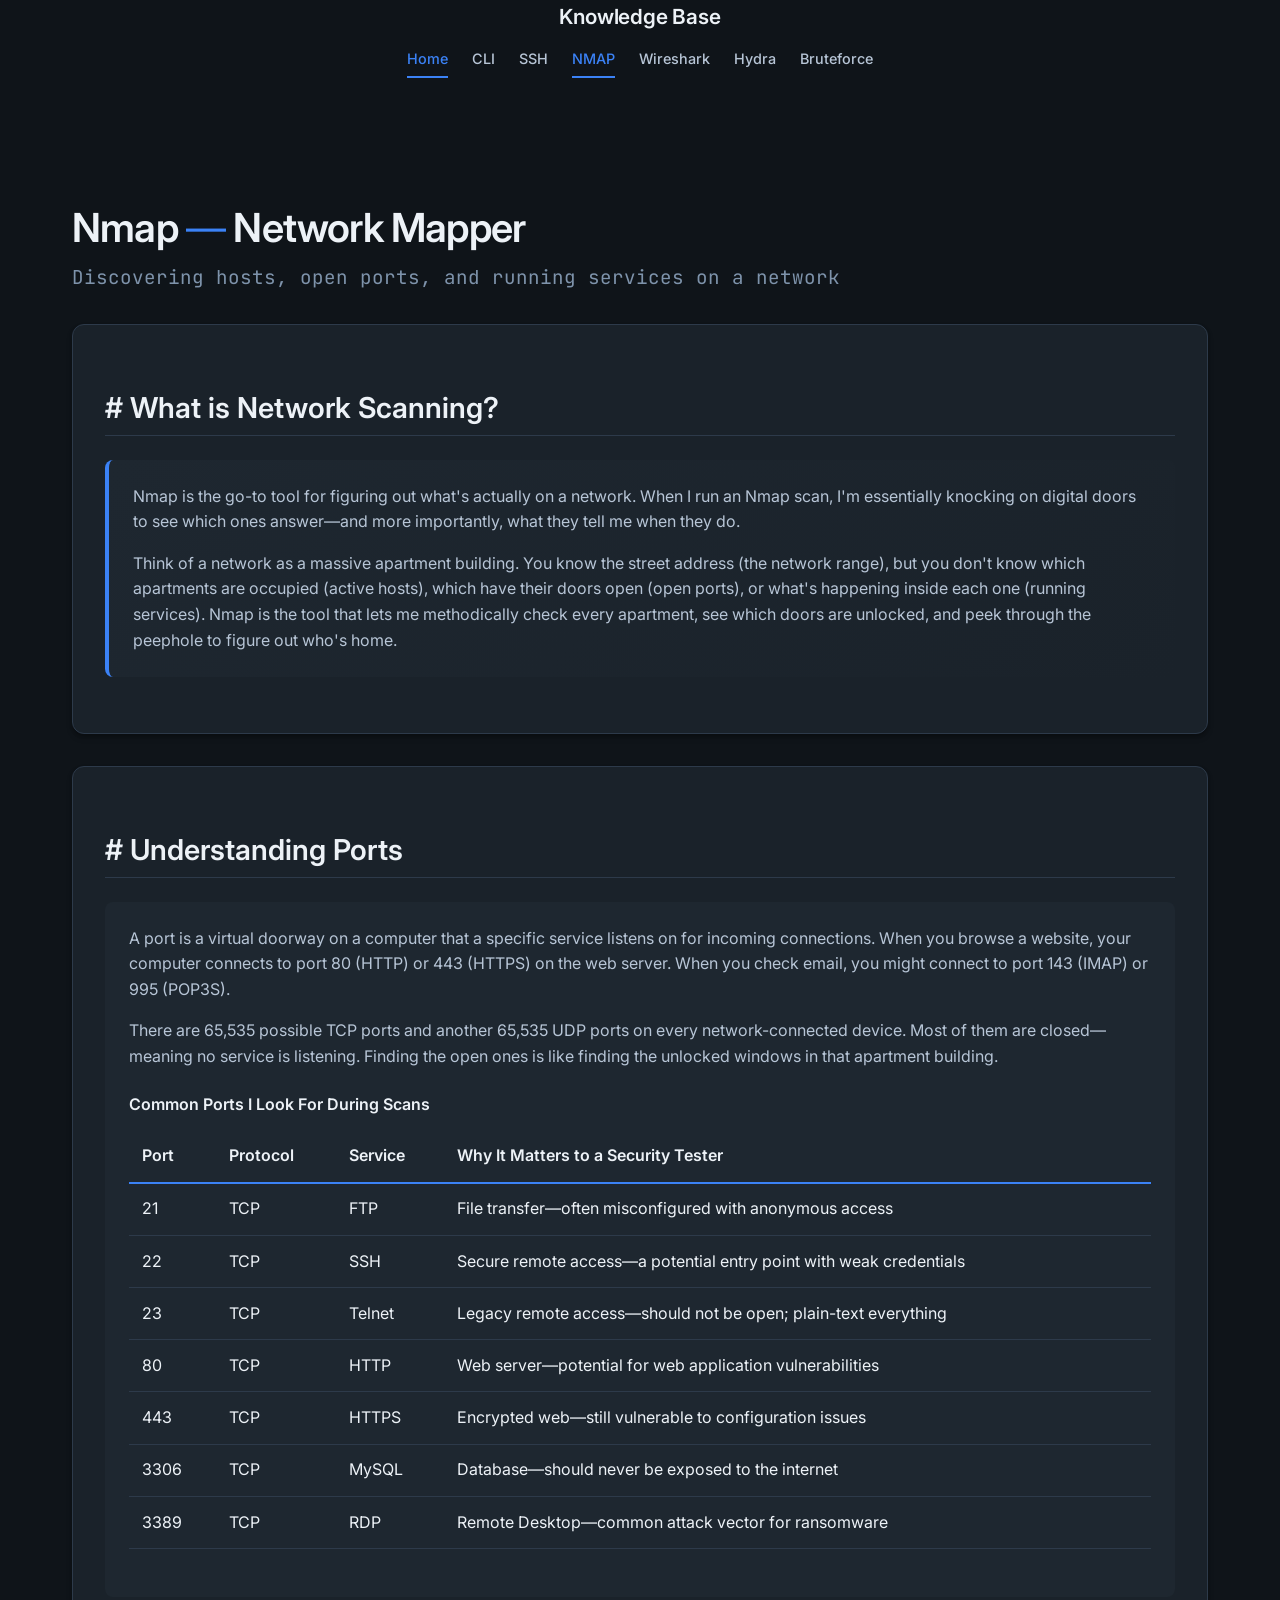
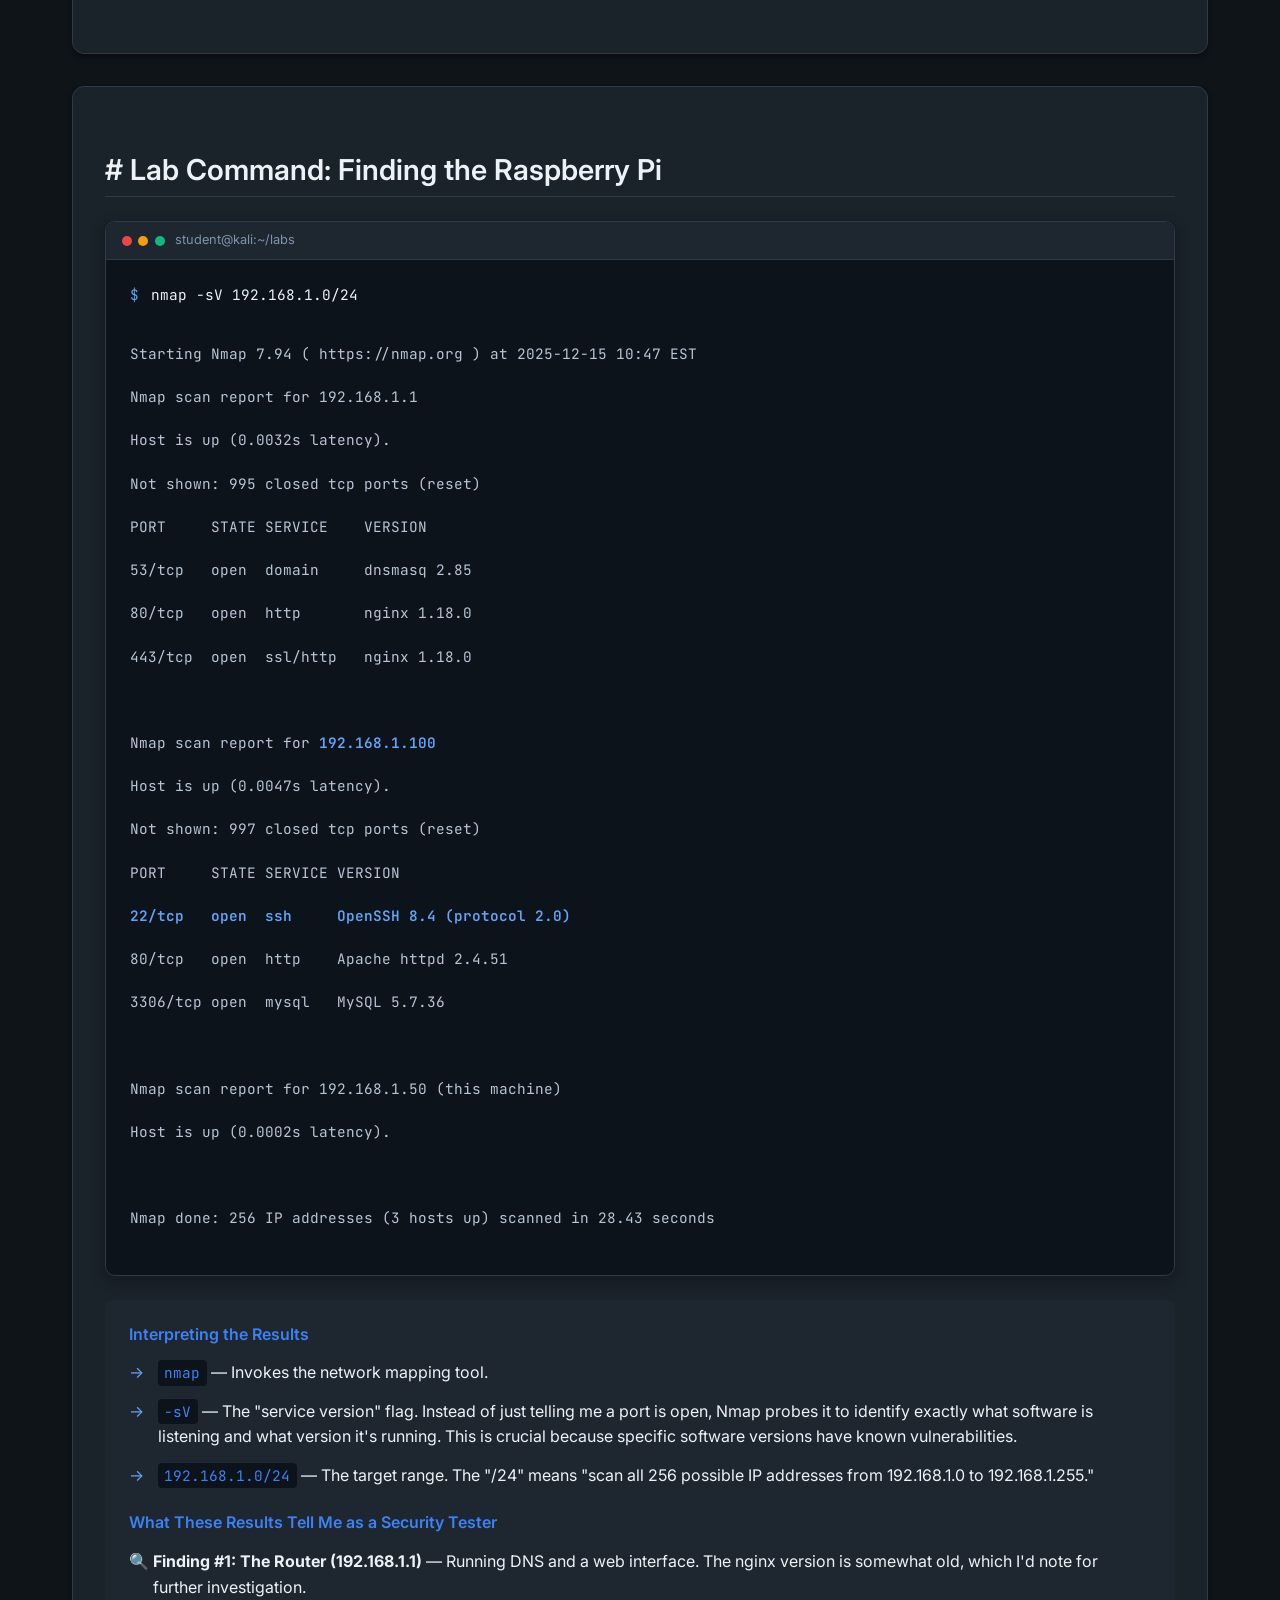
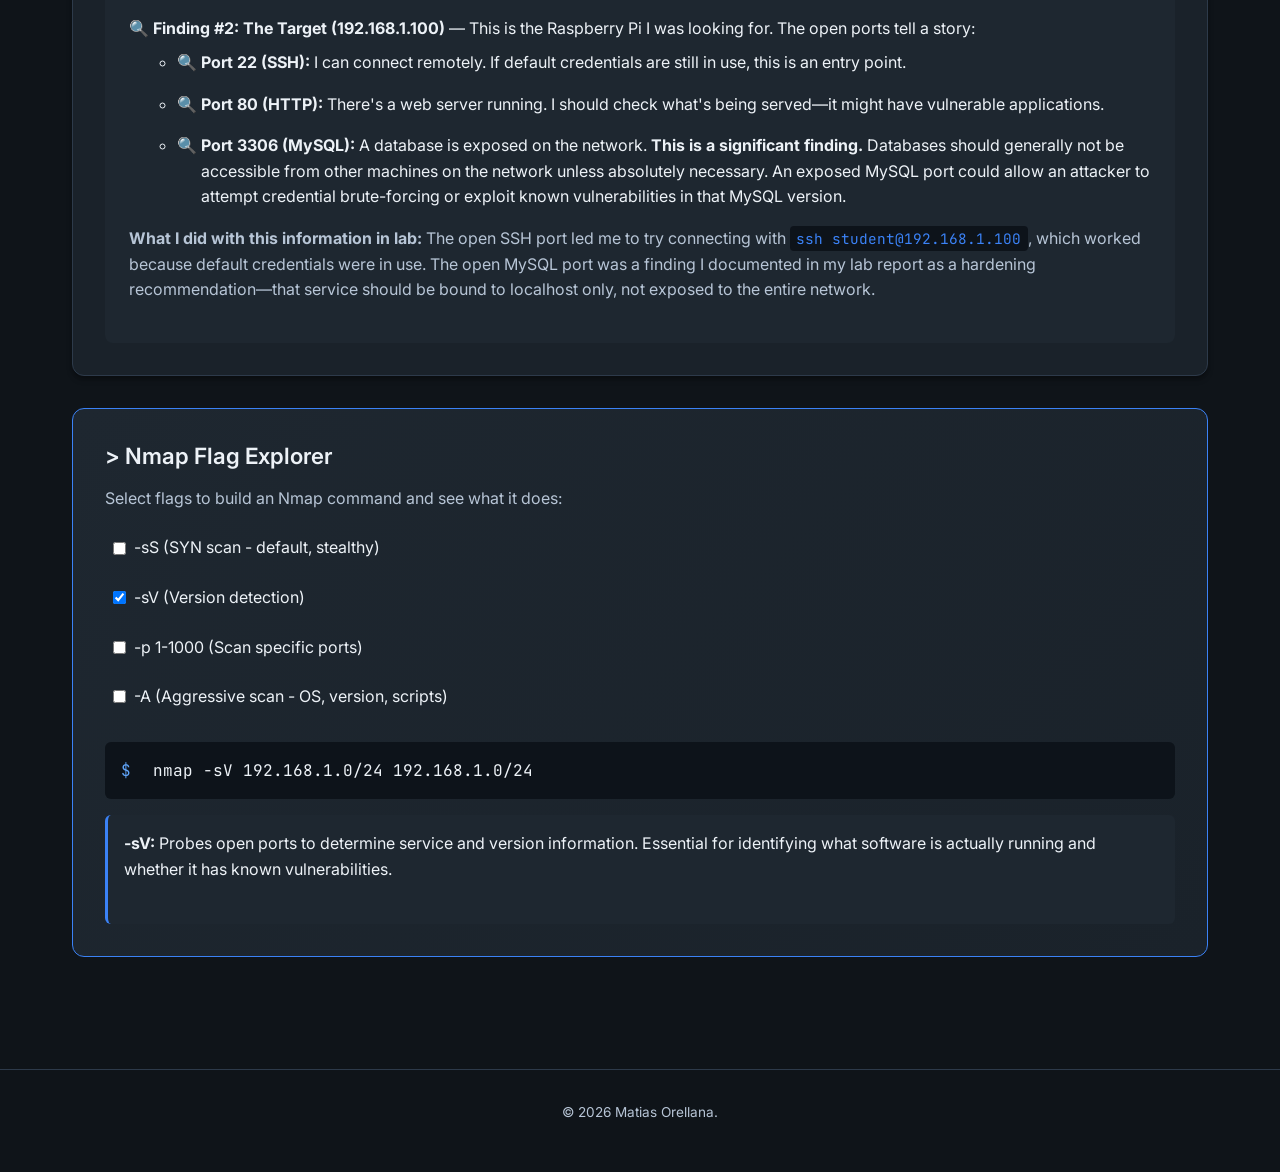
<file: nmap.html>
<!DOCTYPE html>
<html lang="en">
<head>
    <meta charset="UTF-8">
    <meta name="viewport" content="width=device-width, initial-scale=1.0">
    <title>Nmap - Ethical Hacking KB</title>
    <link rel="stylesheet" href="style.css">
    <link href="https://fonts.googleapis.com/css2?family=JetBrains+Mono:wght@400;700&family=Inter:wght@400;500;600&display=swap" rel="stylesheet">
</head>
<body>
    <div class="terminal-overlay"></div>
    
     <header>
        <div class="nav-brand">
              Knowledge Base
        </div>
            <ul class="nav-menu">
                <li><a href="index.html" class="nav-link active">Home</a></li>
                <li><a href="cli.html" class="nav-link">CLI</a></li>
                <li><a href="ssh.html" class="nav-link">SSH</a></li>
                <li><a href="nmap.html" class="nav-link">NMAP</a></li>
                <li><a href="wireshark.html" class="nav-link">Wireshark</a></li>
                <li><a href="hydra.html" class="nav-link">Hydra</a></li>
                <li><a href="bruteforce.html" class="nav-link">Bruteforce</a></li>
            </ul>
        </nav>
    </header>

    <main class="container">
        <div class="page-header">
            <h1>Nmap <span class="header-dash">—</span> Network Mapper</h1>
            <p class="page-description">Discovering hosts, open ports, and running services on a network</p>
        </div>

        <section class="content-card">
            <h2><span class="section-marker">#</span> What is Network Scanning?</h2>
            
            <div class="definition-box">
                <p>Nmap is the go-to tool for figuring out what's actually on a network. When I run an Nmap scan, I'm essentially knocking on digital doors to see which ones answer—and more importantly, what they tell me when they do.</p>
                
                <p>Think of a network as a massive apartment building. You know the street address (the network range), but you don't know which apartments are occupied (active hosts), which have their doors open (open ports), or what's happening inside each one (running services). Nmap is the tool that lets me methodically check every apartment, see which doors are unlocked, and peek through the peephole to figure out who's home.</p>
            </div>
        </section>

        <section class="content-card">
            <h2><span class="section-marker">#</span> Understanding Ports</h2>
            
            <div class="info-block">
                <p>A port is a virtual doorway on a computer that a specific service listens on for incoming connections. When you browse a website, your computer connects to port 80 (HTTP) or 443 (HTTPS) on the web server. When you check email, you might connect to port 143 (IMAP) or 995 (POP3S).</p>
                
                <p>There are 65,535 possible TCP ports and another 65,535 UDP ports on every network-connected device. Most of them are closed—meaning no service is listening. Finding the open ones is like finding the unlocked windows in that apartment building.</p>
                
                <div class="port-table-wrapper">
                    <h4>Common Ports I Look For During Scans</h4>
                    <table class="port-table">
                        <thead>
                            <tr>
                                <th>Port</th>
                                <th>Protocol</th>
                                <th>Service</th>
                                <th>Why It Matters to a Security Tester</th>
                            </tr>
                        </thead>
                        <tbody>
                            <tr>
                                <td>21</td>
                                <td>TCP</td>
                                <td>FTP</td>
                                <td>File transfer—often misconfigured with anonymous access</td>
                            </tr>
                            <tr>
                                <td>22</td>
                                <td>TCP</td>
                                <td>SSH</td>
                                <td>Secure remote access—a potential entry point with weak credentials</td>
                            </tr>
                            <tr>
                                <td>23</td>
                                <td>TCP</td>
                                <td>Telnet</td>
                                <td>Legacy remote access—should not be open; plain-text everything</td>
                            </tr>
                            <tr>
                                <td>80</td>
                                <td>TCP</td>
                                <td>HTTP</td>
                                <td>Web server—potential for web application vulnerabilities</td>
                            </tr>
                            <tr>
                                <td>443</td>
                                <td>TCP</td>
                                <td>HTTPS</td>
                                <td>Encrypted web—still vulnerable to configuration issues</td>
                            </tr>
                            <tr>
                                <td>3306</td>
                                <td>TCP</td>
                                <td>MySQL</td>
                                <td>Database—should never be exposed to the internet</td>
                            </tr>
                            <tr>
                                <td>3389</td>
                                <td>TCP</td>
                                <td>RDP</td>
                                <td>Remote Desktop—common attack vector for ransomware</td>
                            </tr>
                        </tbody>
                    </table>
                </div>
            </div>
        </section>

        <section class="content-card">
            <h2><span class="section-marker">#</span> Lab Command: Finding the Raspberry Pi</h2>
            
            <div class="terminal-window">
                <div class="terminal-header">
                    <span class="terminal-dot red"></span>
                    <span class="terminal-dot yellow"></span>
                    <span class="terminal-dot green"></span>
                    <span class="terminal-title">student@kali:~/labs</span>
                </div>
                <div class="terminal-body">
                    <div class="command-line">
                        <span class="prompt">$</span> 
                        <span class="command-text">nmap -sV 192.168.1.0/24</span>
                    </div>
                    <div class="command-output">
Starting Nmap 7.94 ( https://nmap.org ) at 2025-12-15 10:47 EST<br>
Nmap scan report for 192.168.1.1<br>
Host is up (0.0032s latency).<br>
Not shown: 995 closed tcp ports (reset)<br>
PORT     STATE SERVICE    VERSION<br>
53/tcp   open  domain     dnsmasq 2.85<br>
80/tcp   open  http       nginx 1.18.0<br>
443/tcp  open  ssl/http   nginx 1.18.0<br>
<br>
Nmap scan report for <span class="output-highlight">192.168.1.100</span><br>
Host is up (0.0047s latency).<br>
Not shown: 997 closed tcp ports (reset)<br>
PORT     STATE SERVICE VERSION<br>
<span class="output-highlight">22/tcp   open  ssh     OpenSSH 8.4 (protocol 2.0)</span><br>
80/tcp   open  http    Apache httpd 2.4.51<br>
3306/tcp open  mysql   MySQL 5.7.36<br>
<br>
Nmap scan report for 192.168.1.50 (this machine)<br>
Host is up (0.0002s latency).<br>
<br>
Nmap done: 256 IP addresses (3 hosts up) scanned in 28.43 seconds
                    </div>
                </div>
            </div>

            <div class="explanation-box">
                <h4>Interpreting the Results</h4>
                <ul class="command-breakdown">
                    <li><code>nmap</code> — Invokes the network mapping tool.</li>
                    <li><code>-sV</code> — The "service version" flag. Instead of just telling me a port is open, Nmap probes it to identify exactly what software is listening and what version it's running. This is crucial because specific software versions have known vulnerabilities.</li>
                    <li><code>192.168.1.0/24</code> — The target range. The "/24" means "scan all 256 possible IP addresses from 192.168.1.0 to 192.168.1.255."</li>
                </ul>
                
                <h4>What These Results Tell Me as a Security Tester</h4>
                <ul class="finding-list">
                    <li><strong>Finding #1: The Router (192.168.1.1)</strong> — Running DNS and a web interface. The nginx version is somewhat old, which I'd note for further investigation.</li>
                    <li><strong>Finding #2: The Target (192.168.1.100)</strong> — This is the Raspberry Pi I was looking for. The open ports tell a story:
                        <ul>
                            <li><strong>Port 22 (SSH):</strong> I can connect remotely. If default credentials are still in use, this is an entry point.</li>
                            <li><strong>Port 80 (HTTP):</strong> There's a web server running. I should check what's being served—it might have vulnerable applications.</li>
                            <li><strong>Port 3306 (MySQL):</strong> A database is exposed on the network. <strong>This is a significant finding.</strong> Databases should generally not be accessible from other machines on the network unless absolutely necessary. An exposed MySQL port could allow an attacker to attempt credential brute-forcing or exploit known vulnerabilities in that MySQL version.</li>
                        </ul>
                    </li>
                </ul>
                
                <p><strong>What I did with this information in lab:</strong> The open SSH port led me to try connecting with <code>ssh student@192.168.1.100</code>, which worked because default credentials were in use. The open MySQL port was a finding I documented in my lab report as a hardening recommendation—that service should be bound to localhost only, not exposed to the entire network.</p>
            </div>
        </section>

        <div class="interactive-section">
            <h3><span class="section-marker">></span> Nmap Flag Explorer</h3>
            <p>Select flags to build an Nmap command and see what it does:</p>
            
            <div class="command-builder">
                <div class="flag-selector">
                    <label class="flag-option">
                        <input type="checkbox" value="-sS" class="flag-checkbox"> -sS (SYN scan - default, stealthy)
                    </label>
                    <label class="flag-option">
                        <input type="checkbox" value="-sV" class="flag-checkbox" checked> -sV (Version detection)
                    </label>
                    <label class="flag-option">
                        <input type="checkbox" value="-p 1-1000" class="flag-checkbox"> -p 1-1000 (Scan specific ports)
                    </label>
                    <label class="flag-option">
                        <input type="checkbox" value="-A" class="flag-checkbox"> -A (Aggressive scan - OS, version, scripts)
                    </label>
                </div>
                
                <div class="generated-command">
                    <span class="prompt">$</span> nmap <span id="generatedFlags">-sV</span> 192.168.1.0/24
                </div>
                
                <div id="flagExplanation" class="command-explanation">
                    <strong>-sV:</strong> Probes open ports to determine service/version info. Essential for identifying vulnerable software.
                </div>
            </div>
        </div>
    </main>

<footer>
    <p>© 2026 Matias Orellana.</p>
</footer>
    
    <script src="script.js"></script>
</body>
</html>
</file>
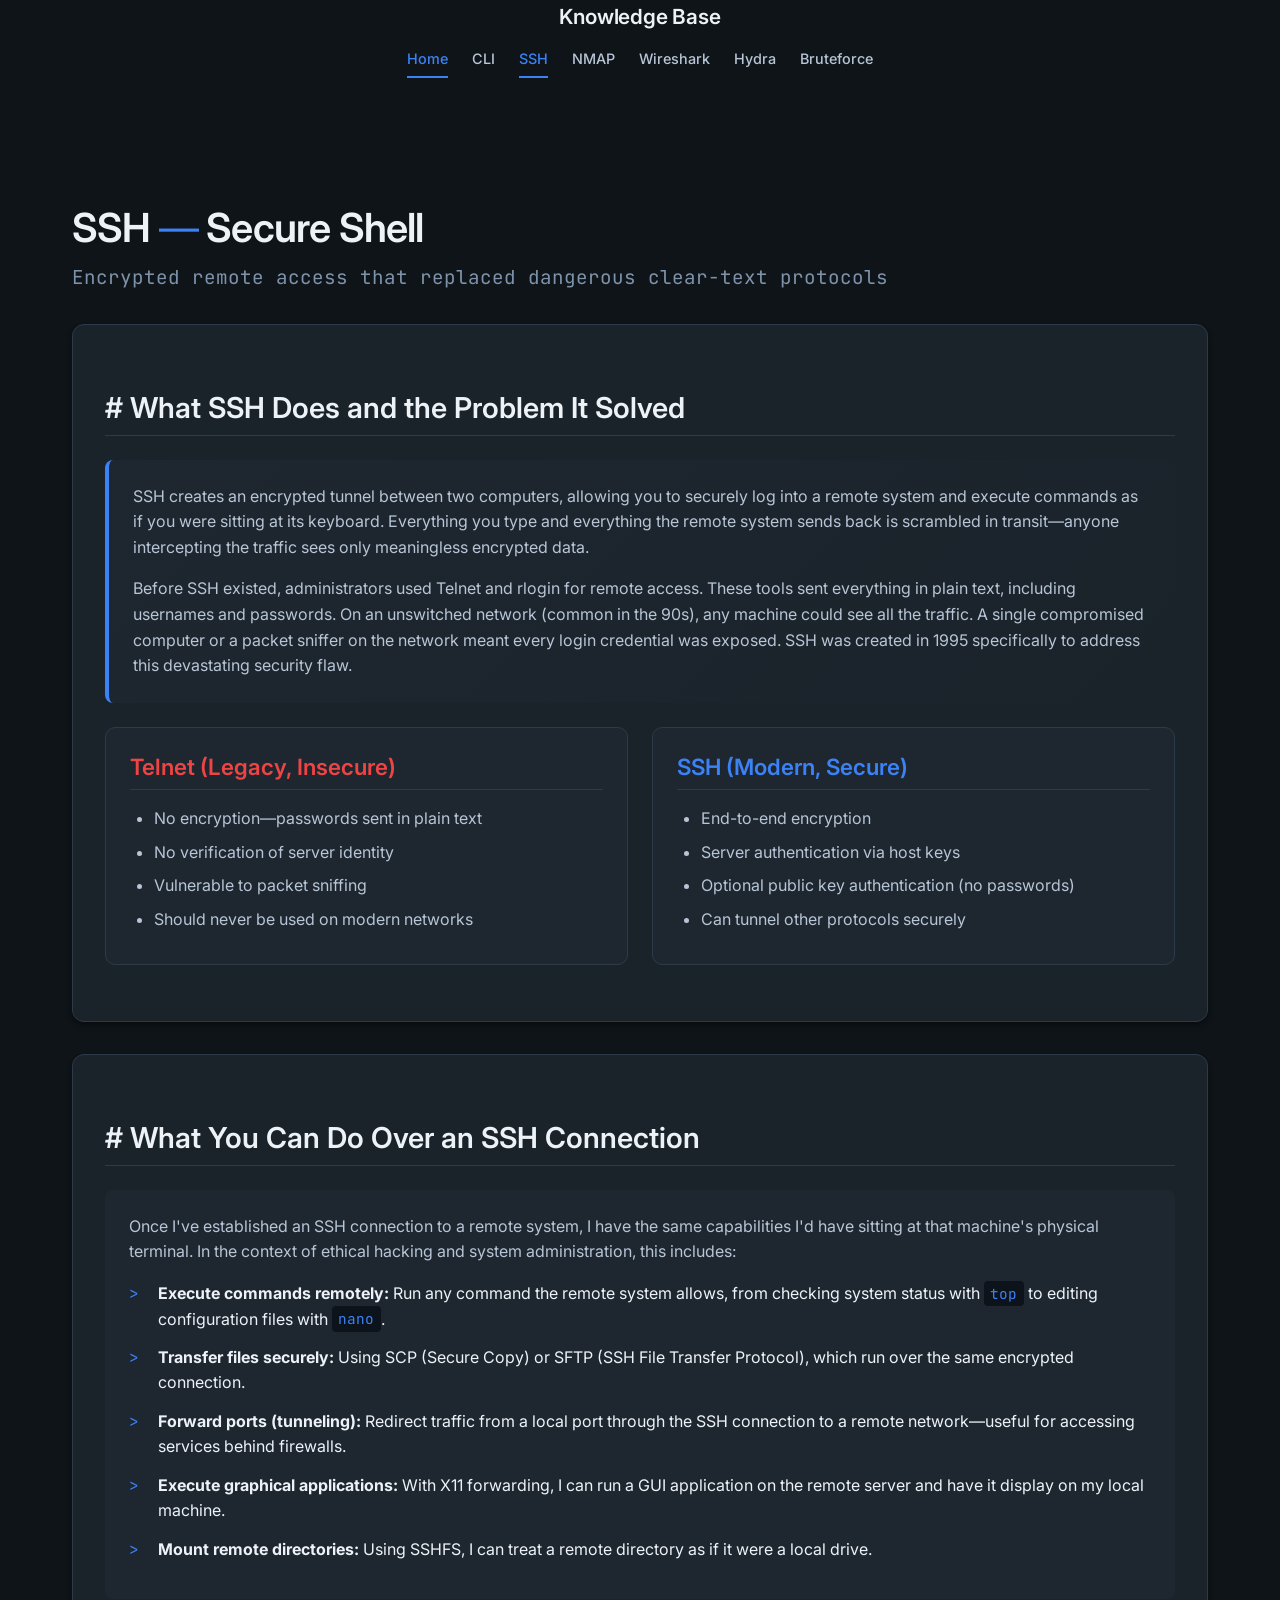
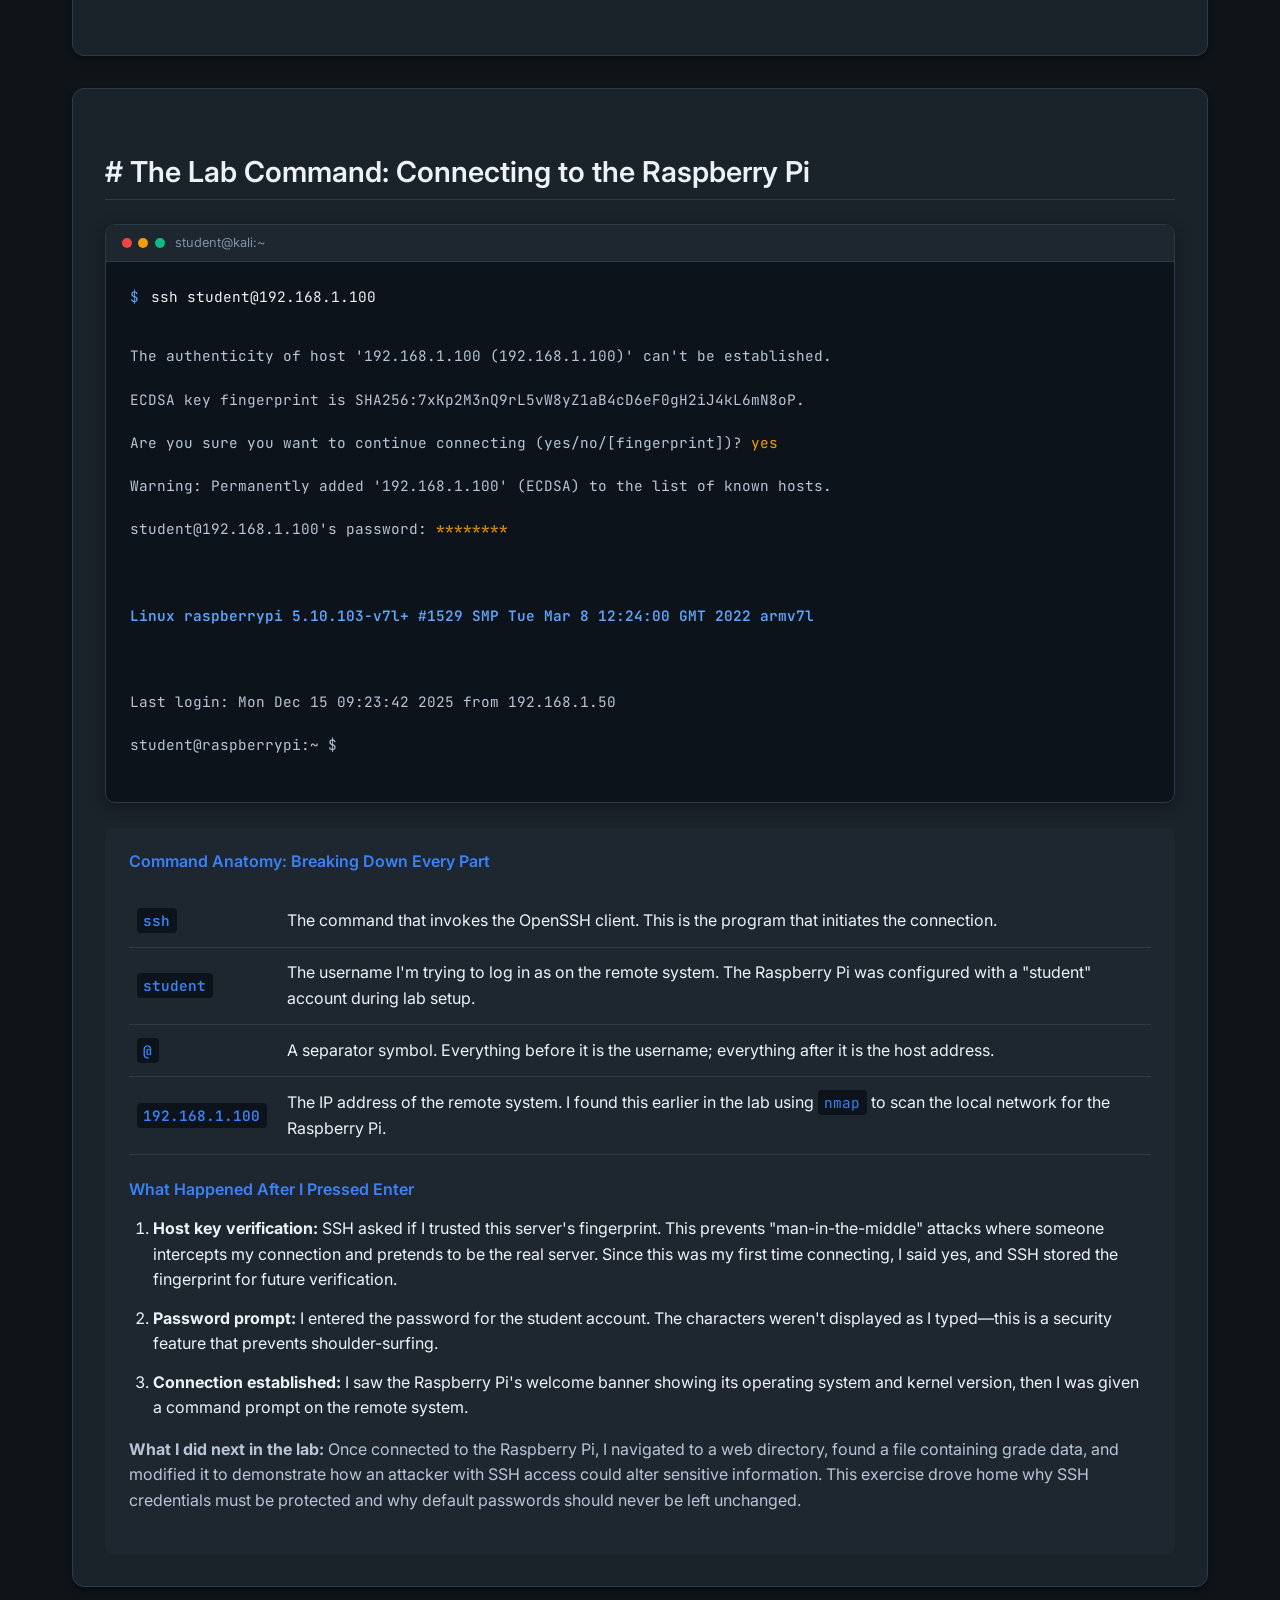
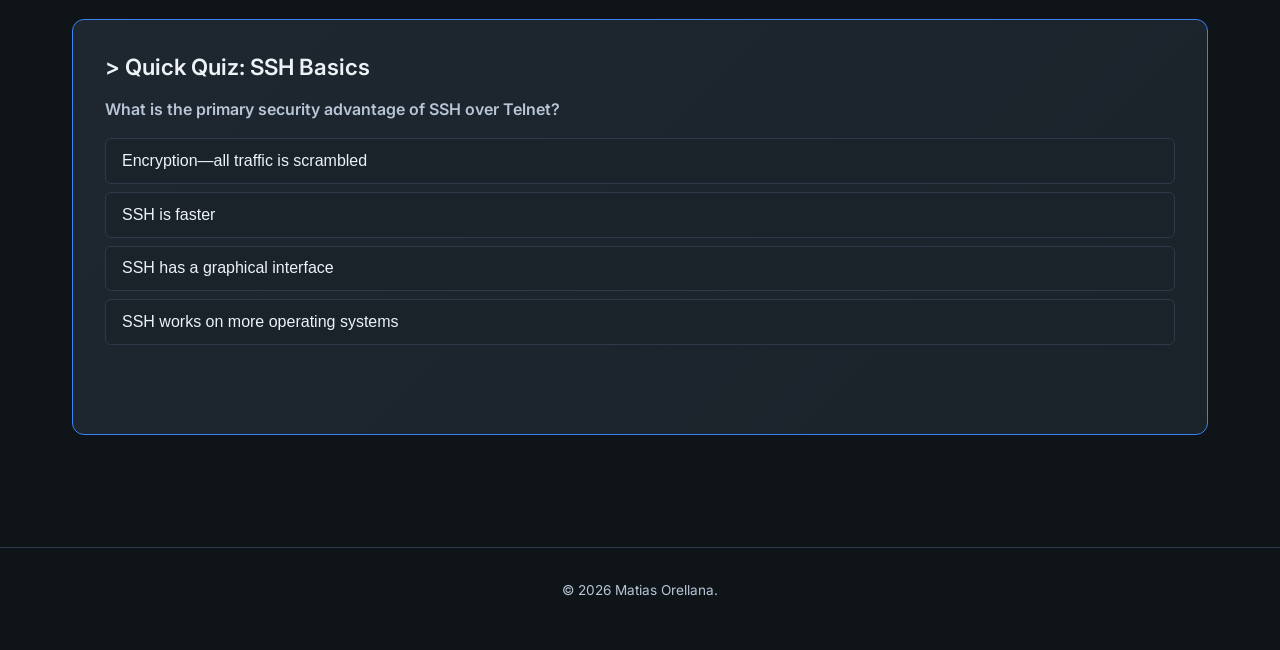
<file: ssh.html>
<!DOCTYPE html>
<html lang="en">
<head>
    <meta charset="UTF-8">
    <meta name="viewport" content="width=device-width, initial-scale=1.0">
    <title>SSH - Ethical Hacking KB</title>
    <link rel="stylesheet" href="style.css">
    <link href="https://fonts.googleapis.com/css2?family=JetBrains+Mono:wght@400;700&family=Inter:wght@400;500;600&display=swap" rel="stylesheet">
</head>
<body>
    <div class="terminal-overlay"></div>
    
     <header>
        <div class="nav-brand">
              Knowledge Base
        </div>
            <ul class="nav-menu">
                <li><a href="index.html" class="nav-link active">Home</a></li>
                <li><a href="cli.html" class="nav-link">CLI</a></li>
                <li><a href="ssh.html" class="nav-link">SSH</a></li>
                <li><a href="nmap.html" class="nav-link">NMAP</a></li>
                <li><a href="wireshark.html" class="nav-link">Wireshark</a></li>
                <li><a href="hydra.html" class="nav-link">Hydra</a></li>
                <li><a href="bruteforce.html" class="nav-link">Bruteforce</a></li>
            </ul>
        </nav>
    </header>

    <main class="container">
        <div class="page-header">
            <h1>SSH <span class="header-dash">—</span> Secure Shell</h1>
            <p class="page-description">Encrypted remote access that replaced dangerous clear-text protocols</p>
        </div>

        <section class="content-card">
            <h2><span class="section-marker">#</span> What SSH Does and the Problem It Solved</h2>
            
            <div class="definition-box">
                <p>SSH creates an encrypted tunnel between two computers, allowing you to securely log into a remote system and execute commands as if you were sitting at its keyboard. Everything you type and everything the remote system sends back is scrambled in transit—anyone intercepting the traffic sees only meaningless encrypted data.</p>
                
                <p>Before SSH existed, administrators used Telnet and rlogin for remote access. These tools sent everything in plain text, including usernames and passwords. On an unswitched network (common in the 90s), any machine could see all the traffic. A single compromised computer or a packet sniffer on the network meant every login credential was exposed. SSH was created in 1995 specifically to address this devastating security flaw.</p>
            </div>

            <div class="comparison-grid">
                <div class="comparison-card dangerous">
                    <h3>Telnet (Legacy, Insecure)</h3>
                    <ul>
                        <li>No encryption—passwords sent in plain text</li>
                        <li>No verification of server identity</li>
                        <li>Vulnerable to packet sniffing</li>
                        <li>Should never be used on modern networks</li>
                    </ul>
                </div>
                
                <div class="comparison-card ethical">
                    <h3>SSH (Modern, Secure)</h3>
                    <ul>
                        <li>End-to-end encryption</li>
                        <li>Server authentication via host keys</li>
                        <li>Optional public key authentication (no passwords)</li>
                        <li>Can tunnel other protocols securely</li>
                    </ul>
                </div>
            </div>
        </section>

        <section class="content-card">
            <h2><span class="section-marker">#</span> What You Can Do Over an SSH Connection</h2>
            
            <div class="info-block">
                <p>Once I've established an SSH connection to a remote system, I have the same capabilities I'd have sitting at that machine's physical terminal. In the context of ethical hacking and system administration, this includes:</p>
                
                <ul class="feature-list">
                    <li><strong>Execute commands remotely:</strong> Run any command the remote system allows, from checking system status with <code>top</code> to editing configuration files with <code>nano</code>.</li>
                    <li><strong>Transfer files securely:</strong> Using SCP (Secure Copy) or SFTP (SSH File Transfer Protocol), which run over the same encrypted connection.</li>
                    <li><strong>Forward ports (tunneling):</strong> Redirect traffic from a local port through the SSH connection to a remote network—useful for accessing services behind firewalls.</li>
                    <li><strong>Execute graphical applications:</strong> With X11 forwarding, I can run a GUI application on the remote server and have it display on my local machine.</li>
                    <li><strong>Mount remote directories:</strong> Using SSHFS, I can treat a remote directory as if it were a local drive.</li>
                </ul>
            </div>
        </section>

        <section class="content-card">
            <h2><span class="section-marker">#</span> The Lab Command: Connecting to the Raspberry Pi</h2>
            
            <div class="terminal-window">
                <div class="terminal-header">
                    <span class="terminal-dot red"></span>
                    <span class="terminal-dot yellow"></span>
                    <span class="terminal-dot green"></span>
                    <span class="terminal-title">student@kali:~</span>
                </div>
                <div class="terminal-body">
                    <div class="command-line">
                        <span class="prompt">$</span> 
                        <span class="command-text">ssh student@192.168.1.100</span>
                    </div>
                    <div class="command-output">
The authenticity of host '192.168.1.100 (192.168.1.100)' can't be established.<br>
ECDSA key fingerprint is SHA256:7xKp2M3nQ9rL5vW8yZ1aB4cD6eF0gH2iJ4kL6mN8oP.<br>
Are you sure you want to continue connecting (yes/no/[fingerprint])? <span class="user-input">yes</span><br>
Warning: Permanently added '192.168.1.100' (ECDSA) to the list of known hosts.<br>
student@192.168.1.100's password: <span class="user-input">********</span><br>
<br>
<span class="output-highlight">Linux raspberrypi 5.10.103-v7l+ #1529 SMP Tue Mar 8 12:24:00 GMT 2022 armv7l</span><br>
<br>
Last login: Mon Dec 15 09:23:42 2025 from 192.168.1.50<br>
student@raspberrypi:~ $
                    </div>
                </div>
            </div>

            <div class="explanation-box">
                <h4>Command Anatomy: Breaking Down Every Part</h4>
                <table class="command-anatomy">
                    <tr>
                        <td class="command-part"><code>ssh</code></td>
                        <td>The command that invokes the OpenSSH client. This is the program that initiates the connection.</td>
                    </tr>
                    <tr>
                        <td class="command-part"><code>student</code></td>
                        <td>The username I'm trying to log in as on the remote system. The Raspberry Pi was configured with a "student" account during lab setup.</td>
                    </tr>
                    <tr>
                        <td class="command-part"><code>@</code></td>
                        <td>A separator symbol. Everything before it is the username; everything after it is the host address.</td>
                    </tr>
                    <tr>
                        <td class="command-part"><code>192.168.1.100</code></td>
                        <td>The IP address of the remote system. I found this earlier in the lab using <code>nmap</code> to scan the local network for the Raspberry Pi.</td>
                    </tr>
                </table>
                
                <h4>What Happened After I Pressed Enter</h4>
                <ol class="process-list">
                    <li><strong>Host key verification:</strong> SSH asked if I trusted this server's fingerprint. This prevents "man-in-the-middle" attacks where someone intercepts my connection and pretends to be the real server. Since this was my first time connecting, I said yes, and SSH stored the fingerprint for future verification.</li>
                    <li><strong>Password prompt:</strong> I entered the password for the student account. The characters weren't displayed as I typed—this is a security feature that prevents shoulder-surfing.</li>
                    <li><strong>Connection established:</strong> I saw the Raspberry Pi's welcome banner showing its operating system and kernel version, then I was given a command prompt on the remote system.</li>
                </ol>
                
                <p><strong>What I did next in the lab:</strong> Once connected to the Raspberry Pi, I navigated to a web directory, found a file containing grade data, and modified it to demonstrate how an attacker with SSH access could alter sensitive information. This exercise drove home why SSH credentials must be protected and why default passwords should never be left unchanged.</p>
            </div>
        </section>

        <div class="interactive-section">
            <h3><span class="section-marker">></span> Quick Quiz: SSH Basics</h3>
            <div class="quiz-container" id="sshQuiz">
                <p class="quiz-question">What is the primary security advantage of SSH over Telnet?</p>
                <div class="quiz-options">
                    <button class="quiz-option" data-correct="true">Encryption—all traffic is scrambled</button>
                    <button class="quiz-option" data-correct="false">SSH is faster</button>
                    <button class="quiz-option" data-correct="false">SSH has a graphical interface</button>
                    <button class="quiz-option" data-correct="false">SSH works on more operating systems</button>
                </div>
                <div class="quiz-feedback" id="quizFeedback"></div>
            </div>
        </div>
    </main>

<footer>
    <p>© 2026 Matias Orellana.</p>
</footer>

    <script src="script.js"></script>
</body>
</html>
</file>
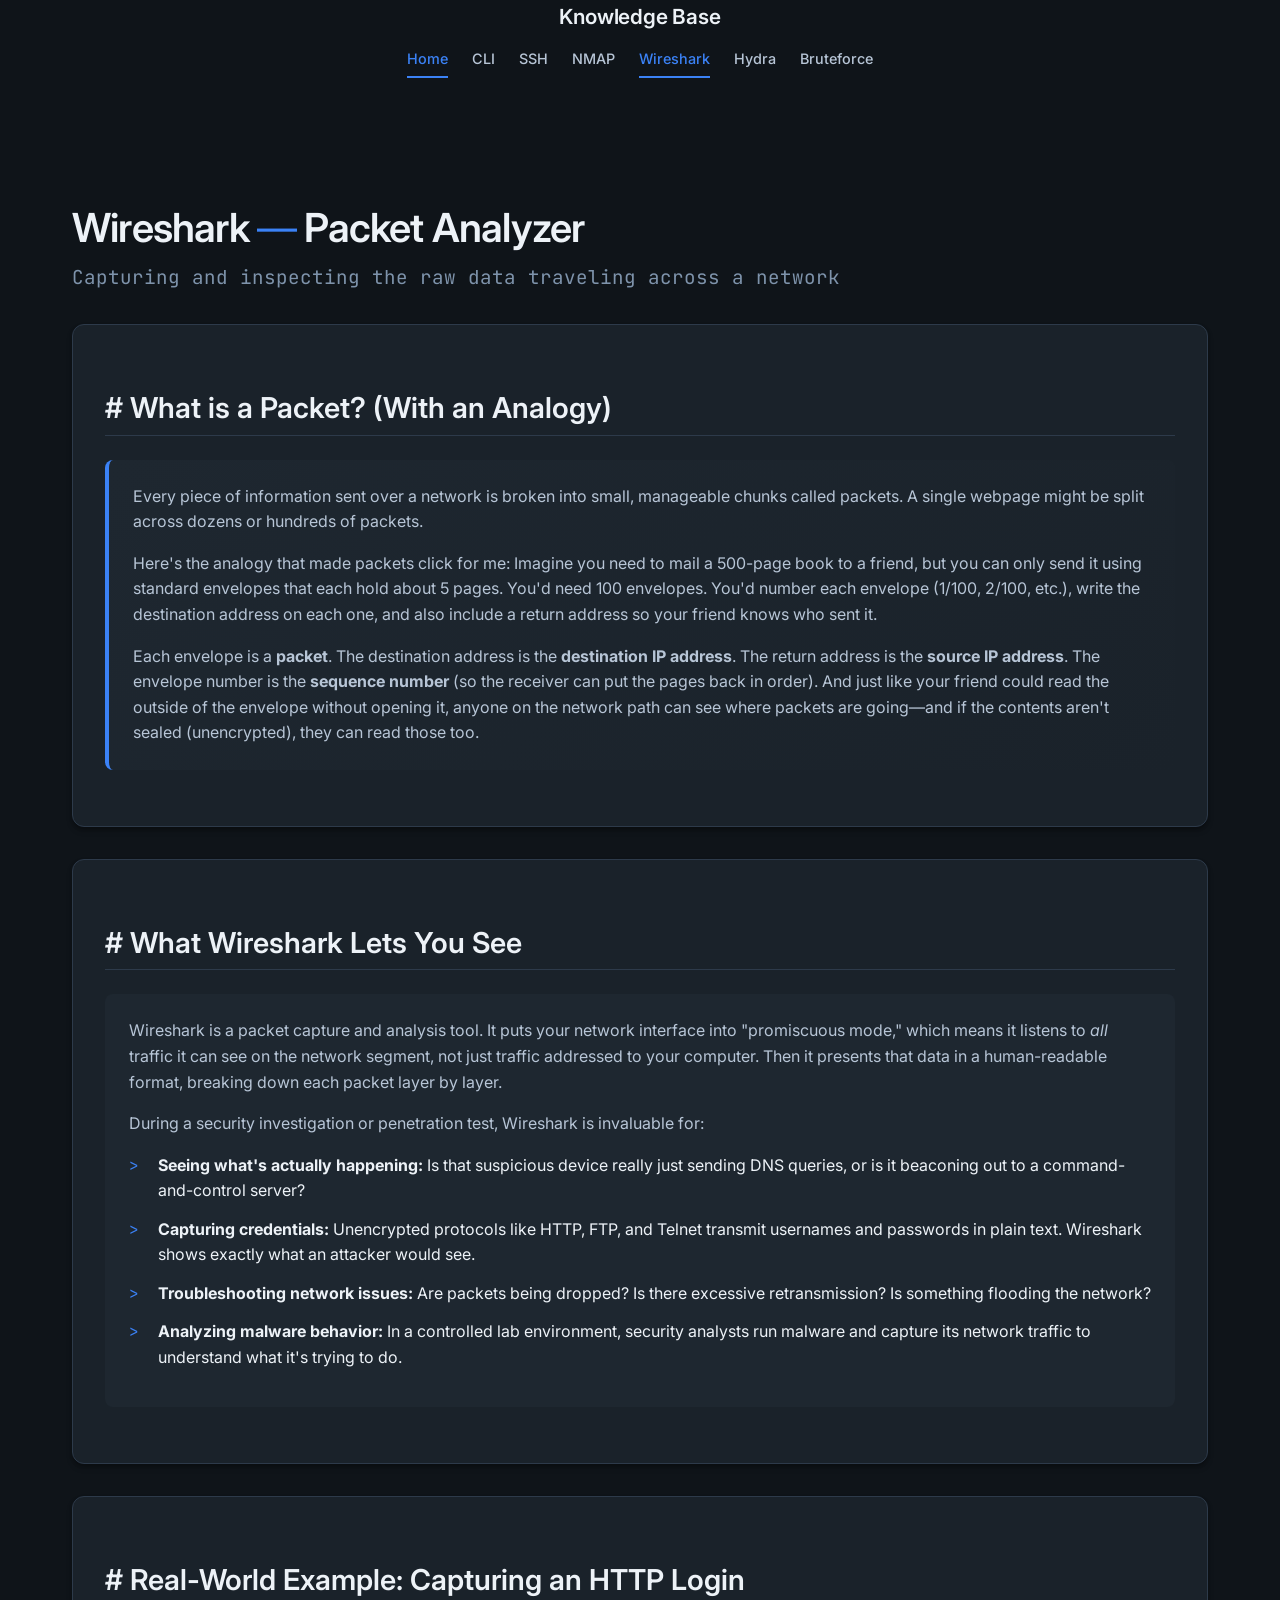
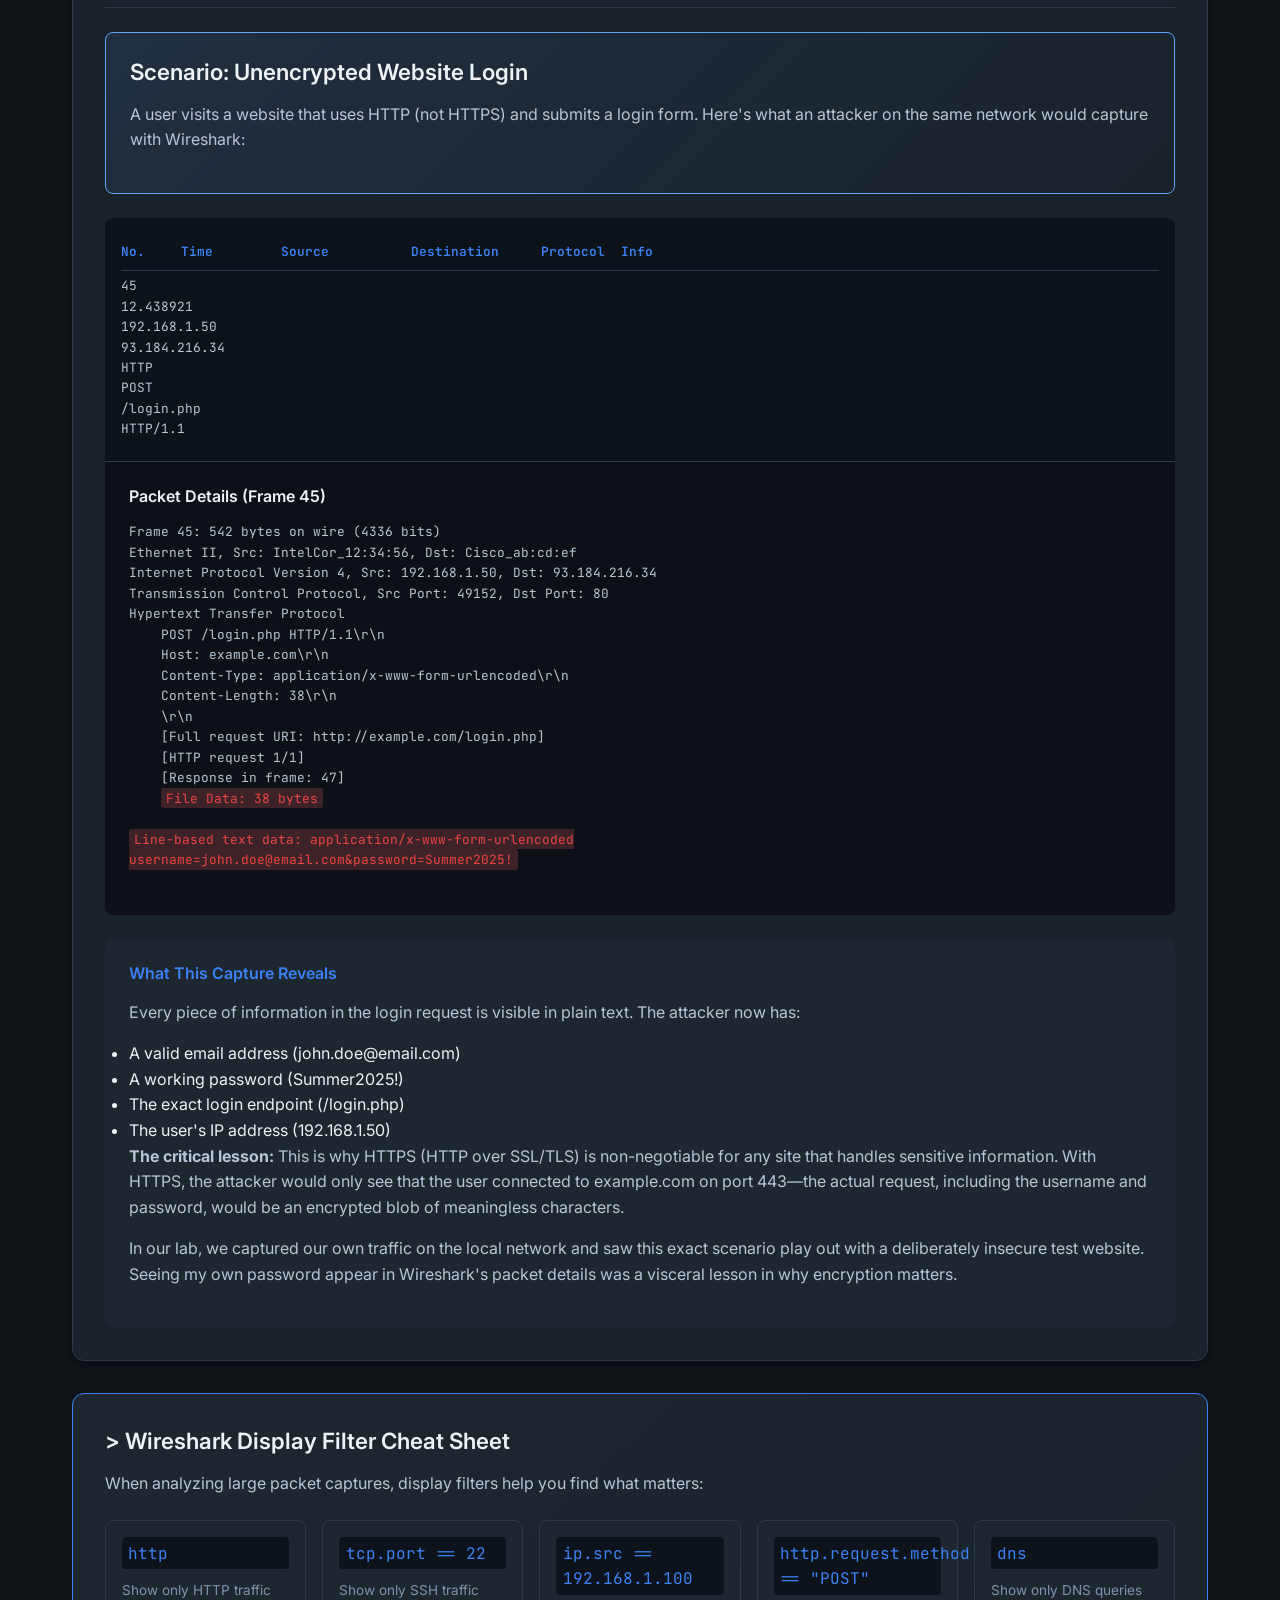
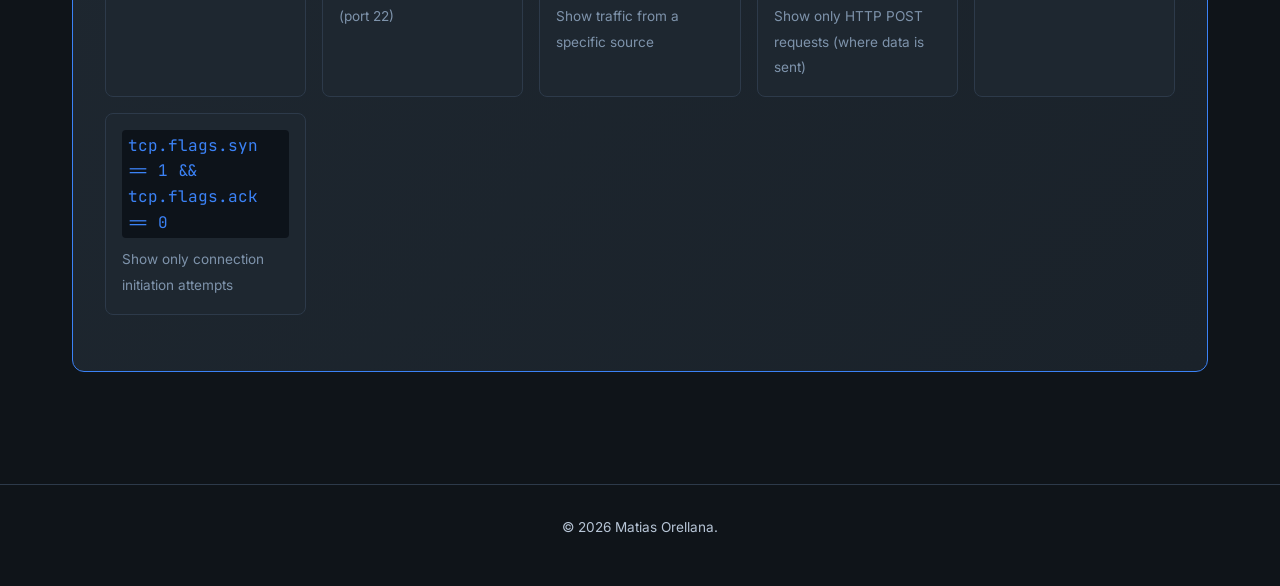
<file: wireshark.html>
<!DOCTYPE html>
<html lang="en">
<head>
    <meta charset="UTF-8">
    <meta name="viewport" content="width=device-width, initial-scale=1.0">
    <title>Wireshark - Ethical Hacking KB</title>
    <link rel="stylesheet" href="style.css">
    <link href="https://fonts.googleapis.com/css2?family=JetBrains+Mono:wght@400;700&family=Inter:wght@400;500;600&display=swap" rel="stylesheet">
</head>
<body>
    <div class="terminal-overlay"></div>
    
     <header>
        <div class="nav-brand">
              Knowledge Base
        </div>
            <ul class="nav-menu">
                <li><a href="index.html" class="nav-link active">Home</a></li>
                <li><a href="cli.html" class="nav-link">CLI</a></li>
                <li><a href="ssh.html" class="nav-link">SSH</a></li>
                <li><a href="nmap.html" class="nav-link">NMAP</a></li>
                <li><a href="wireshark.html" class="nav-link">Wireshark</a></li>
                <li><a href="hydra.html" class="nav-link">Hydra</a></li>
                <li><a href="bruteforce.html" class="nav-link">Bruteforce</a></li>
            </ul>
        </nav>
    </header>

    <main class="container">
        <div class="page-header">
            <h1>Wireshark <span class="header-dash">—</span> Packet Analyzer</h1>
            <p class="page-description">Capturing and inspecting the raw data traveling across a network</p>
        </div>

        <section class="content-card">
            <h2><span class="section-marker">#</span> What is a Packet? (With an Analogy)</h2>
            
            <div class="definition-box">
                <p>Every piece of information sent over a network is broken into small, manageable chunks called packets. A single webpage might be split across dozens or hundreds of packets.</p>
                
                <p>Here's the analogy that made packets click for me: Imagine you need to mail a 500-page book to a friend, but you can only send it using standard envelopes that each hold about 5 pages. You'd need 100 envelopes. You'd number each envelope (1/100, 2/100, etc.), write the destination address on each one, and also include a return address so your friend knows who sent it.</p>
                
                <p>Each envelope is a <strong>packet</strong>. The destination address is the <strong>destination IP address</strong>. The return address is the <strong>source IP address</strong>. The envelope number is the <strong>sequence number</strong> (so the receiver can put the pages back in order). And just like your friend could read the outside of the envelope without opening it, anyone on the network path can see where packets are going—and if the contents aren't sealed (unencrypted), they can read those too.</p>
            </div>
        </section>

        <section class="content-card">
            <h2><span class="section-marker">#</span> What Wireshark Lets You See</h2>
            
            <div class="info-block">
                <p>Wireshark is a packet capture and analysis tool. It puts your network interface into "promiscuous mode," which means it listens to <em>all</em> traffic it can see on the network segment, not just traffic addressed to your computer. Then it presents that data in a human-readable format, breaking down each packet layer by layer.</p>
                
                <p>During a security investigation or penetration test, Wireshark is invaluable for:</p>
                
                <ul class="feature-list">
                    <li><strong>Seeing what's actually happening:</strong> Is that suspicious device really just sending DNS queries, or is it beaconing out to a command-and-control server?</li>
                    <li><strong>Capturing credentials:</strong> Unencrypted protocols like HTTP, FTP, and Telnet transmit usernames and passwords in plain text. Wireshark shows exactly what an attacker would see.</li>
                    <li><strong>Troubleshooting network issues:</strong> Are packets being dropped? Is there excessive retransmission? Is something flooding the network?</li>
                    <li><strong>Analyzing malware behavior:</strong> In a controlled lab environment, security analysts run malware and capture its network traffic to understand what it's trying to do.</li>
                </ul>
            </div>
        </section>

        <section class="content-card">
            <h2><span class="section-marker">#</span> Real-World Example: Capturing an HTTP Login</h2>
            
            <div class="scenario-box">
                <h3>Scenario: Unencrypted Website Login</h3>
                <p>A user visits a website that uses HTTP (not HTTPS) and submits a login form. Here's what an attacker on the same network would capture with Wireshark:</p>
            </div>

            <div class="packet-capture-simulation">
                <div class="packet-list">
                    <div class="packet-header">
                        <span>No.</span>
                        <span>Time</span>
                        <span>Source</span>
                        <span>Destination</span>
                        <span>Protocol</span>
                        <span>Info</span>
                    </div>
                    <div class="packet-row">45 12.438921 192.168.1.50 93.184.216.34 HTTP POST /login.php HTTP/1.1</div>
                </div>
                
                <div class="packet-detail">
                    <h4>Packet Details (Frame 45)</h4>
                    <pre class="packet-data">
Frame 45: 542 bytes on wire (4336 bits)
Ethernet II, Src: IntelCor_12:34:56, Dst: Cisco_ab:cd:ef
Internet Protocol Version 4, Src: 192.168.1.50, Dst: 93.184.216.34
Transmission Control Protocol, Src Port: 49152, Dst Port: 80
Hypertext Transfer Protocol
    POST /login.php HTTP/1.1\r\n
    Host: example.com\r\n
    Content-Type: application/x-www-form-urlencoded\r\n
    Content-Length: 38\r\n
    \r\n
    [Full request URI: http://example.com/login.php]
    [HTTP request 1/1]
    [Response in frame: 47]
    <span class="highlight-credential">File Data: 38 bytes</span>

<span class="highlight-credential">Line-based text data: application/x-www-form-urlencoded
username=john.doe@email.com&password=Summer2025!</span>
                    </pre>
                </div>
            </div>

            <div class="explanation-box">
                <h4>What This Capture Reveals</h4>
                <p>Every piece of information in the login request is visible in plain text. The attacker now has:</p>
                <ul>
                    <li>A valid email address (john.doe@email.com)</li>
                    <li>A working password (Summer2025!)</li>
                    <li>The exact login endpoint (/login.php)</li>
                    <li>The user's IP address (192.168.1.50)</li>
                </ul>
                
                <p><strong>The critical lesson:</strong> This is why HTTPS (HTTP over SSL/TLS) is non-negotiable for any site that handles sensitive information. With HTTPS, the attacker would only see that the user connected to example.com on port 443—the actual request, including the username and password, would be an encrypted blob of meaningless characters.</p>
                
                <p>In our lab, we captured our own traffic on the local network and saw this exact scenario play out with a deliberately insecure test website. Seeing my own password appear in Wireshark's packet details was a visceral lesson in why encryption matters.</p>
            </div>
        </section>

        <div class="interactive-section">
            <h3><span class="section-marker">></span> Wireshark Display Filter Cheat Sheet</h3>
            <p>When analyzing large packet captures, display filters help you find what matters:</p>
            
            <div class="filter-grid">
                <div class="filter-card">
                    <code>http</code>
                    <span>Show only HTTP traffic</span>
                </div>
                <div class="filter-card">
                    <code>tcp.port == 22</code>
                    <span>Show only SSH traffic (port 22)</span>
                </div>
                <div class="filter-card">
                    <code>ip.src == 192.168.1.100</code>
                    <span>Show traffic from a specific source</span>
                </div>
                <div class="filter-card">
                    <code>http.request.method == "POST"</code>
                    <span>Show only HTTP POST requests (where data is sent)</span>
                </div>
                <div class="filter-card">
                    <code>dns</code>
                    <span>Show only DNS queries</span>
                </div>
                <div class="filter-card">
                    <code>tcp.flags.syn == 1 && tcp.flags.ack == 0</code>
                    <span>Show only connection initiation attempts</span>
                </div>
            </div>
        </div>
    </main>

<footer>
    <p>© 2026 Matias Orellana.</p>
</footer>
    
    <script src="script.js"></script>
</body>
</html>
</file>
<file: style.css>
/* ===== CSS Variables & Theme Setup ===== */
:root {
    --bg-primary: #0f1419;
    --bg-secondary: #161c23;
    --bg-card: #1a222a;
    --bg-elevated: #1e2730;
    --text-primary: #edf2f7;
    --text-secondary: #b7c5d6;
    --text-muted: #7e93ab;
    --accent-primary: #3b82f6;
    --accent-secondary: #60a5fa;
    --accent-warning: #f59e0b;
    --accent-danger: #ef4444;
    --border-color: #2d3a4a;
    --terminal-accent: #60a5fa;
    --code-bg: #0d131a;
    --card-shadow: 0 4px 6px -1px rgba(0, 0, 0, 0.3), 0 2px 4px -1px rgba(0, 0, 0, 0.2);
    --glow-effect: 0 0 0 1px rgba(59, 130, 246, 0.1);
}

/* Remove all light theme variables and related code - delete lines through light-theme class */

/* ===== Base Styles ===== */
* {
    margin: 0;
    padding: 0;
    box-sizing: border-box;
}

body {
    font-family: 'Inter', -apple-system, BlinkMacSystemFont, sans-serif;
    background-color: var(--bg-primary);
    color: var(--text-primary);
    line-height: 1.6;
    min-height: 100vh;
    position: relative;
}

.terminal-overlay {
    display: none;
}



/* ===== Typography ===== */
h1, h2, h3, h4, h5, h6 {
    font-weight: 600;
    line-height: 1.3;
    margin-bottom: 1rem;
}

h1 {
    font-size: 2.5rem;
    font-family: 'Inter', sans-serif;
    letter-spacing: -0.02em;
}

h2 {
    font-size: 1.8rem;
    border-bottom: 1px solid var(--border-color);
    padding-bottom: 0.5rem;
    margin-top: 2rem;
}

h3 {
    font-size: 1.4rem;
}

p {
    margin-bottom: 1rem;
    color: var(--text-secondary);
}

code {
    font-family: 'JetBrains Mono', monospace;
    background-color: var(--code-bg);
    padding: 0.2rem 0.4rem;
    border-radius: 4px;
    font-size: 0.9em;
    color: var(--accent-primary);
}

a {
    color: var(--accent-secondary);
    text-decoration: none;
    transition: color 0.2s ease;
}

a:hover {
    color: var(--accent-primary);
}

/* ===== Navigation ===== */
.navbar {
    display: flex;
    flex-direction: column;
    align-items: center;
    padding: 1rem 2rem 0.75rem;
    background-color: rgba(22, 28, 35, 0.95);
    border-bottom: 1px solid var(--border-color);
    position: sticky;
    top: 0;
    left: 0;
    right: 0;
    z-index: 1000;
    backdrop-filter: blur(12px);
    -webkit-backdrop-filter: blur(12px);
}

.nav-brand {
    font-family: 'Inter', sans-serif;
    font-size: 1.3rem;
    font-weight: 600;
    color: var(--text-primary);
    letter-spacing: -0.01em;
    margin-bottom: 0.5rem;
    text-align: center;
}

.nav-menu {
    display: flex;
    justify-content: center;
    list-style: none;
    gap: 1.5rem;
    flex-wrap: wrap;
    padding-bottom: 0.25rem;
}

.nav-link {
    display: block;
    padding: 0.35rem 0;
    font-family: 'Inter', sans-serif;
    font-size: 0.9rem;
    font-weight: 500;
    color: var(--text-secondary);
    transition: all 0.2s ease;
    border-bottom: 2px solid transparent;
    white-space: nowrap;
}

.nav-link:hover {
    color: var(--text-primary);
    border-bottom-color: var(--accent-primary);
}

.nav-link.active {
    color: var(--accent-primary);
    border-bottom-color: var(--accent-primary);
}

@media (max-width: 768px) {
    .navbar {
        padding: 1rem 1rem 0.5rem;
    }
    
    .nav-brand {
        font-size: 1.2rem;
        margin-bottom: 0.75rem;
    }
    
    .nav-menu {
        gap: 1rem;
    }
    
    .nav-link {
        font-size: 0.85rem;
    }

    .container {
        padding: 105px 1rem 1rem 1rem;
    }
}

/* ===== Layout Containers ===== */
.container {
    max-width: 1200px;
    margin: 0 auto;
    padding: 120px 2rem 2rem 2rem;
    position: relative;
    z-index: 2;
}

.content-card {
    background-color: var(--bg-card);
    border: 1px solid var(--border-color);
    border-radius: 12px;
    padding: 2rem;
    margin-bottom: 2rem;
    box-shadow: var(--card-shadow);
    transition: transform 0.2s ease, box-shadow 0.2s ease;
}

.content-card:hover {
    box-shadow: var(--glow-effect);
}

/* ===== Page Header ===== */
.page-header {
    margin-bottom: 2rem;
}

.page-header h1 {
    margin-bottom: 0.5rem;
}

.header-dash {
    color: var(--accent-primary);
    font-weight: 400;
}

.page-description {
    font-size: 1.2rem;
    color: var(--text-muted);
    font-family: 'JetBrains Mono', monospace;
}

/* ===== Hero Section (Homepage) ===== */
.hero {
    text-align: center;
    padding: 3rem 1rem;
    margin-bottom: 2rem;
}

/* Remove typewriter cursor animation */
.typewriter-container {
    display: flex;
    justify-content: center;
    align-items: center;
    margin-bottom: 1rem;
}

.typewriter {
    font-size: 2.8rem;
    font-family: 'Inter', sans-serif;
    font-weight: 600;
    color: var(--text-primary);
    margin-bottom: 0;
    letter-spacing: -0.02em;
}

.cursor {
    display: none;
}

@keyframes blink {
}


.hero-subtitle {
    font-size: 1.2rem;
    color: var(--text-muted);
}

/* ===== Definition Box ===== */
.definition-box {
    background: linear-gradient(135deg, var(--bg-elevated) 0%, var(--bg-card) 100%);
    border-left: 4px solid var(--accent-primary);
    padding: 1.5rem;
    border-radius: 8px;
    margin: 1.5rem 0;
}

.definition-box p:last-child {
    margin-bottom: 0;
}

/* ===== Comparison Grid ===== */
.comparison-grid {
    display: grid;
    grid-template-columns: 1fr 1fr;
    gap: 1.5rem;
    margin: 1.5rem 0;
}

.comparison-card {
    background-color: var(--bg-elevated);
    border-radius: 10px;
    padding: 1.5rem;
    border: 1px solid var(--border-color);
}

.comparison-card h3 {
    margin-top: 0;
    padding-bottom: 0.5rem;
    border-bottom: 1px solid var(--border-color);
}

.comparison-card.ethical h3 {
    color: var(--accent-primary);
}

.comparison-card.illegal h3,
.comparison-card.dangerous h3 {
    color: var(--accent-danger);
}

.comparison-card ul,
.comparison-card ol {
    padding-left: 1.5rem;
    color: var(--text-secondary);
}

.comparison-card li {
    margin-bottom: 0.5rem;
}

/* ===== Info Block ===== */
.info-block {
    background-color: var(--bg-elevated);
    border-radius: 8px;
    padding: 1.5rem;
    margin: 1.5rem 0;
}

.feature-list {
    list-style: none;
    padding-left: 0;
}

.feature-list li {
    margin-bottom: 0.8rem;
    padding-left: 1.8rem;
    position: relative;
}

.feature-list li::before {
    content: ">";
    color: var(--accent-primary);
    position: absolute;
    left: 0;
    font-family: 'JetBrains Mono', monospace;
}

/* ===== Highlight Box ===== */
.highlight-box {
    background: var(--bg-elevated);
    border: 1px solid var(--border-color);
    border-radius: 8px;
    padding: 1.5rem;
    margin: 1.5rem 0;
}

.accent {
    color: var(--accent-primary);
    font-weight: bold;
}

/* ===== Navigation Grid ===== */
.nav-grid {
    display: grid;
    grid-template-columns: repeat(auto-fit, minmax(280px, 1fr));
    gap: 1.5rem;
    margin: 2rem 0;
}

.nav-card {
    display: block;
    background-color: var(--bg-elevated);
    border: 1px solid var(--border-color);
    border-radius: 10px;
    padding: 1.8rem;
    text-align: center;
    transition: all 0.3s ease;
}

.nav-card:hover {
    transform: translateY(-4px);
    border-color: var(--accent-primary);
    box-shadow: var(--glow-effect);
}

.nav-card-icon {
    font-size: 2.5rem;
    display: block;
    margin-bottom: 1rem;
}

.nav-card h3 {
    margin-bottom: 0.5rem;
    color: var(--text-primary);
}

.nav-card p {
    color: var(--text-muted);
    font-size: 0.95rem;
}

/* ===== Terminal Window ===== */
.terminal-window {
    background-color: var(--code-bg);
    border-radius: 10px;
    overflow: hidden;
    margin: 1.5rem 0;
    border: 1px solid var(--border-color);
    box-shadow: 0 4px 15px rgba(0, 0, 0, 0.3);
}

.terminal-header {
    background-color: var(--bg-elevated);
    padding: 0.5rem 1rem;
    display: flex;
    align-items: center;
    gap: 0.4rem;
    border-bottom: 1px solid var(--border-color);
}

.terminal-dot {
    width: 10px;
    height: 10px;
    border-radius: 50%;
}

.terminal-dot.red { background-color: #ef4444; }
.terminal-dot.yellow { background-color: #f59e0b; }
.terminal-dot.green { background-color: #10b981; }

.terminal-title {
    margin-left: 0.25rem;
    color: var(--text-muted);
    font-family: 'Inter', sans-serif;
    font-size: 0.8rem;
}

.terminal-body {
    padding: 1.5rem;
    font-family: 'JetBrains Mono', monospace;
    font-size: 0.9rem;
    line-height: 1.5;
    overflow-x: auto;
}

.command-line {
    display: flex;
    align-items: center;
    margin-bottom: 1rem;
}

.prompt {
    color: var(--accent-secondary);
    margin-right: 0.75rem;
}

.command-text {
    color: var(--text-primary);
}

.command-output {
    color: var(--text-secondary);
    white-space: pre-wrap;
    word-break: break-all;
}

.output-highlight {
    color: var(--accent-secondary);
    font-weight: 600;
}

.user-input {
    color: var(--accent-warning);
}

/* ===== Explanation Box ===== */
.explanation-box {
    margin-top: 1.5rem;
    padding: 1.5rem;
    background-color: var(--bg-elevated);
    border-radius: 8px;
}

.explanation-box h4 {
    color: var(--accent-primary);
    margin-bottom: 1rem;
}

.command-breakdown {
    list-style: none;
    padding-left: 0;
    margin-bottom: 1.5rem;
}

.command-breakdown li {
    margin-bottom: 0.8rem;
    padding-left: 1.8rem;
    position: relative;
}

.command-breakdown li::before {
    content: "→";
    color: var(--accent-secondary);
    position: absolute;
    left: 0;
}

/* ===== Command Anatomy Table ===== */
.command-anatomy {
    width: 100%;
    border-collapse: collapse;
    margin: 1.5rem 0;
}

.command-anatomy tr {
    border-bottom: 1px solid var(--border-color);
}

.command-anatomy td {
    padding: 0.8rem 0.5rem;
}

.command-part {
    font-family: 'JetBrains Mono', monospace;
    color: var(--accent-primary);
    font-weight: 600;
    width: 150px;
}

.process-list {
    padding-left: 1.5rem;
    margin: 1rem 0;
}

.process-list li {
    margin-bottom: 0.8rem;
}

/* ===== Port Table ===== */
.port-table-wrapper {
    overflow-x: auto;
    margin: 1.5rem 0;
}

.port-table {
    width: 100%;
    border-collapse: collapse;
}

.port-table th {
    text-align: left;
    padding: 0.8rem;
    background-color: var(--bg-elevated);
    border-bottom: 2px solid var(--accent-primary);
    font-weight: 600;
}

.port-table td {
    padding: 0.8rem;
    border-bottom: 1px solid var(--border-color);
}

.port-table tr:hover {
    background-color: var(--bg-elevated);
}

/* ===== Finding List ===== */
.finding-list {
    list-style: none;
    padding-left: 0;
    margin: 1rem 0;
}

.finding-list li {
    margin-bottom: 1rem;
    padding-left: 1.5rem;
    position: relative;
}

.finding-list li::before {
    content: "🔍";
    position: absolute;
    left: 0;
}

.finding-list ul {
    margin-top: 0.5rem;
    margin-left: 1.5rem;
}

/* ===== Packet Capture Simulation ===== */
.packet-capture-simulation {
    background-color: var(--code-bg);
    border-radius: 8px;
    overflow: hidden;
    margin: 1.5rem 0;
}

.packet-list {
    padding: 1rem;
}

.packet-header {
    display: grid;
    grid-template-columns: 60px 100px 130px 130px 80px 1fr;
    font-family: 'JetBrains Mono', monospace;
    font-size: 0.8rem;
    font-weight: 600;
    color: var(--accent-primary);
    padding: 0.5rem 0;
    border-bottom: 1px solid var(--border-color);
}

.packet-row {
    display: grid;
    grid-template-columns: 60px 100px 130px 130px 80px 1fr;
    font-family: 'JetBrains Mono', monospace;
    font-size: 0.8rem;
    padding: 0.3rem 0;
    color: var(--text-secondary);
}

.packet-detail {
    padding: 1.5rem;
    background-color: #0d1117;
    border-top: 1px solid var(--border-color);
}

.packet-data {
    font-family: 'JetBrains Mono', monospace;
    font-size: 0.8rem;
    color: var(--text-secondary);
    white-space: pre-wrap;
    word-break: break-all;
}

.highlight-credential {
    background-color: rgba(255, 107, 107, 0.2);
    color: var(--accent-danger);
    padding: 0.1rem 0.3rem;
    border-radius: 3px;
}

/* ===== Scenario Box ===== */
.scenario-box {
    background: linear-gradient(135deg, rgba(94, 156, 255, 0.1), transparent);
    border: 1px solid var(--accent-secondary);
    border-radius: 8px;
    padding: 1.5rem;
    margin: 1.5rem 0;
}

.finding-report {
    background-color: var(--bg-elevated);
    border-left: 4px solid var(--accent-warning);
    padding: 1.5rem;
    border-radius: 8px;
    margin: 1.5rem 0;
    font-family: 'JetBrains Mono', monospace;
    font-size: 0.9rem;
}

/* ===== Ethics Section ===== */
.ethics-section {
    border: 2px solid var(--accent-warning);
}

.section-marker.warning {
    color: var(--accent-primary);
    margin-right: 0.5rem;
    font-weight: 400;
}

.ethics-content h3 {
    color: var(--accent-warning);
    margin-top: 1.5rem;
}

.defense-grid {
    display: grid;
    grid-template-columns: repeat(auto-fit, minmax(250px, 1fr));
    gap: 1.5rem;
    margin: 1.5rem 0;
}

.defense-card {
    background-color: var(--bg-elevated);
    border-radius: 8px;
    padding: 1.5rem;
    border: 1px solid var(--border-color);
}

.defense-card h4 {
    color: var(--accent-primary);
    margin-bottom: 0.75rem;
}

/* ===== Wordlist Example ===== */
.wordlist-example {
    background-color: var(--code-bg);
    border-radius: 8px;
    padding: 1rem;
    margin: 1rem 0;
}

.wordlist-example pre {
    font-family: 'JetBrains Mono', monospace;
    font-size: 0.85rem;
    color: var(--text-secondary);
    max-height: 200px;
    overflow-y: auto;
}

/* ===== Filter Grid ===== */
.filter-grid {
    display: grid;
    grid-template-columns: repeat(auto-fit, minmax(200px, 1fr));
    gap: 1rem;
    margin: 1.5rem 0;
}

.filter-card {
    background-color: var(--bg-elevated);
    border-radius: 8px;
    padding: 1rem;
    border: 1px solid var(--border-color);
}

.filter-card code {
    display: block;
    margin-bottom: 0.5rem;
    font-size: 1rem;
}

.filter-card span {
    color: var(--text-muted);
    font-size: 0.85rem;
}

/* ===== Interactive Sections ===== */
.interactive-section {
    background: linear-gradient(135deg, var(--bg-elevated) 0%, var(--bg-card) 100%);
    border-radius: 12px;
    padding: 2rem;
    margin: 2rem 0;
    border: 1px solid var(--accent-primary);
}

.command-select {
    width: 100%;
    padding: 0.8rem;
    background-color: var(--code-bg);
    color: var(--text-primary);
    border: 1px solid var(--border-color);
    border-radius: 6px;
    font-family: 'JetBrains Mono', monospace;
    font-size: 1rem;
    margin-bottom: 1rem;
    cursor: pointer;
}

.command-explanation {
    background-color: var(--bg-elevated);
    padding: 1rem;
    border-radius: 6px;
    border-left: 3px solid var(--accent-primary);
    min-height: 60px;
}

/* ===== Flag Selector ===== */
.flag-selector {
    display: flex;
    flex-direction: column;
    gap: 0.5rem;
    margin-bottom: 1.5rem;
}

.flag-option {
    display: flex;
    align-items: center;
    gap: 0.5rem;
    cursor: pointer;
    padding: 0.5rem;
    border-radius: 4px;
    transition: background-color 0.2s ease;
}

.flag-option:hover {
    background-color: var(--bg-elevated);
}

.flag-option input {
    cursor: pointer;
}

.generated-command {
    background-color: var(--code-bg);
    padding: 1rem;
    border-radius: 6px;
    font-family: 'JetBrains Mono', monospace;
    font-size: 1rem;
    margin: 1rem 0;
}

/* ===== Quiz Styles ===== */
.quiz-container {
    margin: 1rem 0;
}

.quiz-question {
    font-weight: 600;
    margin-bottom: 1rem;
}

.quiz-options {
    display: flex;
    flex-direction: column;
    gap: 0.5rem;
    margin-bottom: 1rem;
}

.quiz-option {
    background-color: var(--bg-card);
    border: 1px solid var(--border-color);
    border-radius: 6px;
    padding: 0.8rem 1rem;
    text-align: left;
    cursor: pointer;
    transition: all 0.2s ease;
    color: var(--text-primary);
    font-size: 1rem;
}

.quiz-option:hover {
    background-color: var(--bg-elevated);
    border-color: var(--accent-secondary);
}

.quiz-option.correct {
    background-color: rgba(0, 212, 170, 0.2);
    border-color: var(--accent-primary);
}

.quiz-option.incorrect {
    background-color: rgba(255, 107, 107, 0.2);
    border-color: var(--accent-danger);
}

.quiz-feedback {
    padding: 0.8rem;
    border-radius: 6px;
}

.quiz-feedback.correct {
    background-color: rgba(0, 212, 170, 0.1);
    color: var(--accent-primary);
}

.quiz-feedback.incorrect {
    background-color: rgba(255, 107, 107, 0.1);
    color: var(--accent-danger);
}

/* ===== Password Strength Simulator ===== */
.password-simulator {
    margin: 1.5rem 0;
}

.password-input {
    width: 100%;
    padding: 1rem;
    background-color: var(--code-bg);
    color: var(--text-primary);
    border: 1px solid var(--border-color);
    border-radius: 8px;
    font-family: 'JetBrains Mono', monospace;
    font-size: 1rem;
    margin-bottom: 1rem;
}

.password-input:focus {
    outline: none;
    border-color: var(--accent-primary);
}

.strength-result {
    margin-top: 1rem;
}

.strength-bar {
    height: 8px;
    background-color: var(--bg-elevated);
    border-radius: 4px;
    overflow: hidden;
    margin-bottom: 0.5rem;
}

.strength-fill {
    height: 100%;
    width: 0%;
    background: linear-gradient(90deg, var(--accent-danger), var(--accent-warning), var(--accent-primary));
    transition: width 0.3s ease;
}

#strengthText {
    font-family: 'JetBrains Mono', monospace;
    font-size: 0.9rem;
    color: var(--text-muted);
}

/* ===== Hydra Builder ===== */
.hydra-builder .builder-row {
    display: flex;
    align-items: center;
    gap: 1rem;
    margin-bottom: 1rem;
    flex-wrap: wrap;
}

.hydra-builder label {
    min-width: 150px;
    color: var(--accent-primary);
    font-family: 'JetBrains Mono', monospace;
}

.hydra-builder select {
    padding: 0.5rem 1rem;
    background-color: var(--code-bg);
    color: var(--text-primary);
    border: 1px solid var(--border-color);
    border-radius: 6px;
    font-family: 'JetBrains Mono', monospace;
    cursor: pointer;
}

/* ===== Footer ===== */
footer {
    text-align: center;
    padding: 2rem;
    border-top: 1px solid var(--border-color);
    margin-top: 3rem;
    color: var(--text-muted);
    font-size: 0.85rem;
}

/* ===== Responsive Design ===== */
@media (max-width: 768px) {
    h1 {
        font-size: 1.8rem;
        font-family: 'Inter', sans-serif;
    }
    
    h2 {
        font-size: 1.5rem;
        font-family: 'Inter', sans-serif;
    }
    
    .comparison-grid {
        grid-template-columns: 1fr;
    }
    
    .content-card {
        padding: 1.5rem;
    }
    
    .hero {
        padding: 1.5rem 0.5rem;
    }
    
    .typewriter {
        font-size: 2rem;
    }
    
    .packet-header {
        display: none;
    }
    
    .packet-row {
        display: block;
        padding: 0.5rem;
        border-bottom: 1px solid var(--border-color);
    }
    
    .command-anatomy {
        display: block;
    }
    
    .command-anatomy tbody,
    .command-anatomy tr {
        display: block;
    }
    
    .command-anatomy td {
        display: block;
        width: 100%;
        padding: 0.3rem 0;
    }
    
    .command-part {
        width: 100%;
    }
    
    .defense-grid {
        grid-template-columns: 1fr;
    }
    
    .nav-grid {
        grid-template-columns: 1fr;
    }
}

@media (max-width: 480px) {
    .nav-menu {
        gap: 0.25rem;
    }
    
    .nav-link {
        padding: 0.25rem 0.5rem;
        font-size: 0.7rem;
    }
}
</file>
